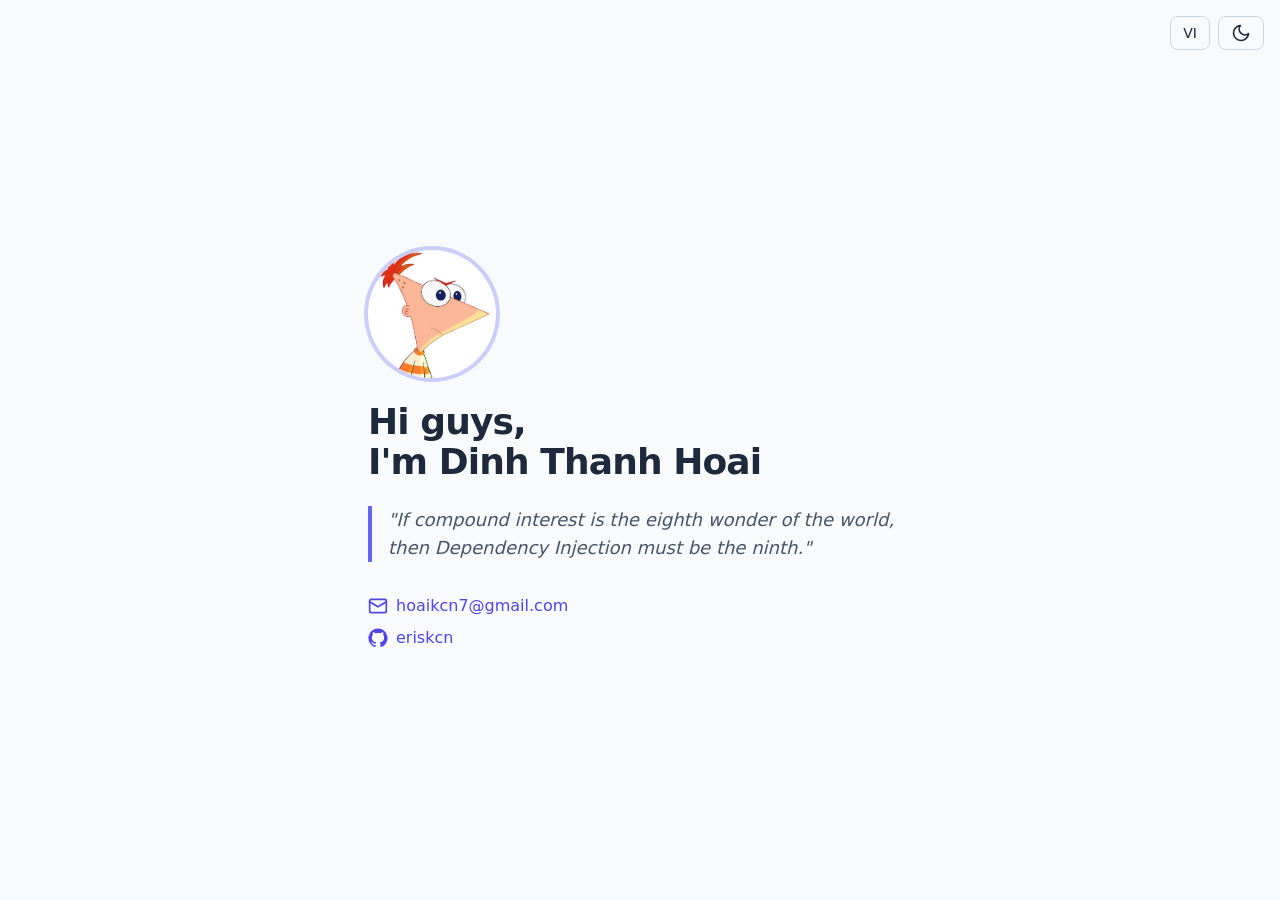
<file: index.html>
<!doctype html>
<html lang="en">
<head>
  <meta charset="utf-8">
  <meta name="viewport" content="width=device-width, initial-scale=1">
  <title>Dinh Thanh Hoai</title>
  <link rel="icon" type="image/png" href="./assets/avatar.png">
  <link rel="stylesheet" href="./assets/tailwind.css">
  <script>
    // localStorage may throw (private mode); fall back to OS preference / English
    const get = (k) => { try { return localStorage.getItem(k); } catch { return null; } };
    const set = (k, v) => { try { localStorage.setItem(k, v); } catch {} };
    const dark = get('theme') ? get('theme') === 'dark' : matchMedia('(prefers-color-scheme: dark)').matches;
    document.documentElement.classList.toggle('dark', dark);
  </script>
</head>
<body class="min-h-screen bg-slate-50 text-slate-800 antialiased dark:bg-slate-900 dark:text-slate-100">
  <div class="fixed top-4 right-4 flex gap-2 text-sm">
    <button id="lang" class="rounded-lg border border-slate-300 px-3 py-1.5 hover:bg-white dark:border-slate-600 dark:hover:bg-slate-800" aria-label="Switch language"></button>
    <button id="theme" class="rounded-lg border border-slate-300 px-3 py-1.5 hover:bg-white dark:border-slate-600 dark:hover:bg-slate-800" aria-label="Toggle dark mode">
      <svg class="h-5 w-5 dark:hidden" viewBox="0 0 24 24" fill="none" stroke="currentColor" stroke-width="2" stroke-linecap="round" stroke-linejoin="round"><path d="M21 12.8A9 9 0 1 1 11.2 3a7 7 0 0 0 9.8 9.8z"/></svg>
      <svg class="hidden h-5 w-5 dark:block" viewBox="0 0 24 24" fill="none" stroke="currentColor" stroke-width="2" stroke-linecap="round" stroke-linejoin="round"><circle cx="12" cy="12" r="4"/><path d="M12 2v2M12 20v2M4.9 4.9l1.4 1.4M17.7 17.7l1.4 1.4M2 12h2M20 12h2M4.9 19.1l1.4-1.4M17.7 6.3l1.4-1.4"/></svg>
    </button>
  </div>

  <main class="min-h-screen max-w-xl mx-auto px-4 flex flex-col justify-center">
    <a id="avatar" href="./pitch-lab/" aria-label="Open Pitch Lab" class="self-start rounded-full">
    <img src="./assets/avatar.png" alt="Dinh Thanh Hoai" class="h-32 w-32 rounded-full bg-white object-cover ring-4 ring-indigo-500/30 transition-transform hover:scale-105">
    </a>
    <h1 class="mt-6 whitespace-pre-line text-4xl font-bold tracking-tight" data-en="Hi guys,&#10;I'm Dinh Thanh Hoai" data-vi="Xin chào, xin chào!&#10;Mình là Đinh Thanh Hoài"></h1>
    <blockquote class="mt-6 border-l-4 border-indigo-500 pl-4 text-lg italic text-slate-600 dark:text-slate-300"
      data-en="&quot;If compound interest is the eighth wonder of the world, then Dependency Injection must be the ninth.&quot;"
      data-vi="&quot;Nếu lãi kép là kỳ quan thứ tám của thế giới, thì Dependency Injection hẳn là kỳ quan thứ chín.&quot;"></blockquote>
    <div class="mt-8 flex flex-col gap-2 text-slate-600 dark:text-slate-300">
      <a class="inline-flex items-center gap-2 text-indigo-600 hover:underline dark:text-indigo-400" href="mailto:hoaikcn7@gmail.com" aria-label="Email">
        <svg class="h-5 w-5" viewBox="0 0 24 24" fill="none" stroke="currentColor" stroke-width="2" stroke-linecap="round" stroke-linejoin="round"><rect x="2" y="4" width="20" height="16" rx="2"/><path d="m22 7-10 6L2 7"/></svg>
        hoaikcn7@gmail.com
      </a>
      <a class="inline-flex items-center gap-2 text-indigo-600 hover:underline dark:text-indigo-400" href="https://github.com/eriskcn" aria-label="GitHub">
        <svg class="h-5 w-5" viewBox="0 0 24 24" fill="currentColor"><path d="M12 .5a11.5 11.5 0 0 0-3.64 22.41c.58.1.79-.25.79-.56v-2c-3.2.7-3.88-1.54-3.88-1.54-.52-1.33-1.28-1.69-1.28-1.69-1.04-.71.08-.7.08-.7 1.15.08 1.76 1.19 1.76 1.19 1.03 1.75 2.69 1.25 3.34.95.1-.74.4-1.25.73-1.54-2.55-.29-5.24-1.28-5.24-5.69 0-1.26.45-2.28 1.19-3.09-.12-.29-.52-1.46.11-3.05 0 0 .97-.31 3.17 1.18a10.9 10.9 0 0 1 5.77 0c2.2-1.49 3.17-1.18 3.17-1.18.63 1.59.23 2.76.11 3.05.74.81 1.19 1.83 1.19 3.09 0 4.42-2.69 5.39-5.25 5.68.41.36.78 1.06.78 2.14v3.17c0 .31.21.67.8.56A11.5 11.5 0 0 0 12 .5z"/></svg>
        eriskcn
      </a>
    </div>
  </main>

  <script>
    const root = document.documentElement;
    const themeBtn = document.getElementById('theme');
    const langBtn = document.getElementById('lang');

    themeBtn.onclick = () => set('theme', root.classList.toggle('dark') ? 'dark' : 'light');

    let lang = get('lang') === 'vi' ? 'vi' : 'en';
    function renderLang() {
      root.lang = lang;
      document.querySelectorAll('[data-en]').forEach((el) => (el.textContent = el.dataset[lang]));
      langBtn.textContent = lang === 'en' ? 'VI' : 'EN'; // shows the language you switch to
    }
    langBtn.onclick = () => { lang = lang === 'en' ? 'vi' : 'en'; set('lang', lang); renderLang(); };

    renderLang();

    // Avatar click: grow a circle from the avatar until it covers the page, then navigate.
    document.getElementById('avatar').onclick = (e) => {
      e.preventDefault();
      if (matchMedia('(prefers-reduced-motion: reduce)').matches) return (location.href = './pitch-lab/');
      const r = e.currentTarget.querySelector('img').getBoundingClientRect();
      const cx = r.left + r.width / 2, cy = r.top + r.height / 2;
      const radius = Math.hypot(Math.max(cx, innerWidth - cx), Math.max(cy, innerHeight - cy));
      const veil = document.createElement('div');
      veil.style.cssText = `position:fixed;inset:0;z-index:50;background:#0b1120;transition:clip-path .6s ease-in;clip-path:circle(${r.width / 2}px at ${cx}px ${cy}px)`;
      document.body.append(veil);
      veil.getBoundingClientRect(); // force reflow so the transition starts
      veil.style.clipPath = `circle(${radius}px at ${cx}px ${cy}px)`;
      setTimeout(() => (location.href = './pitch-lab/'), 600);
    };
  </script>
</body>
</html>
</file>
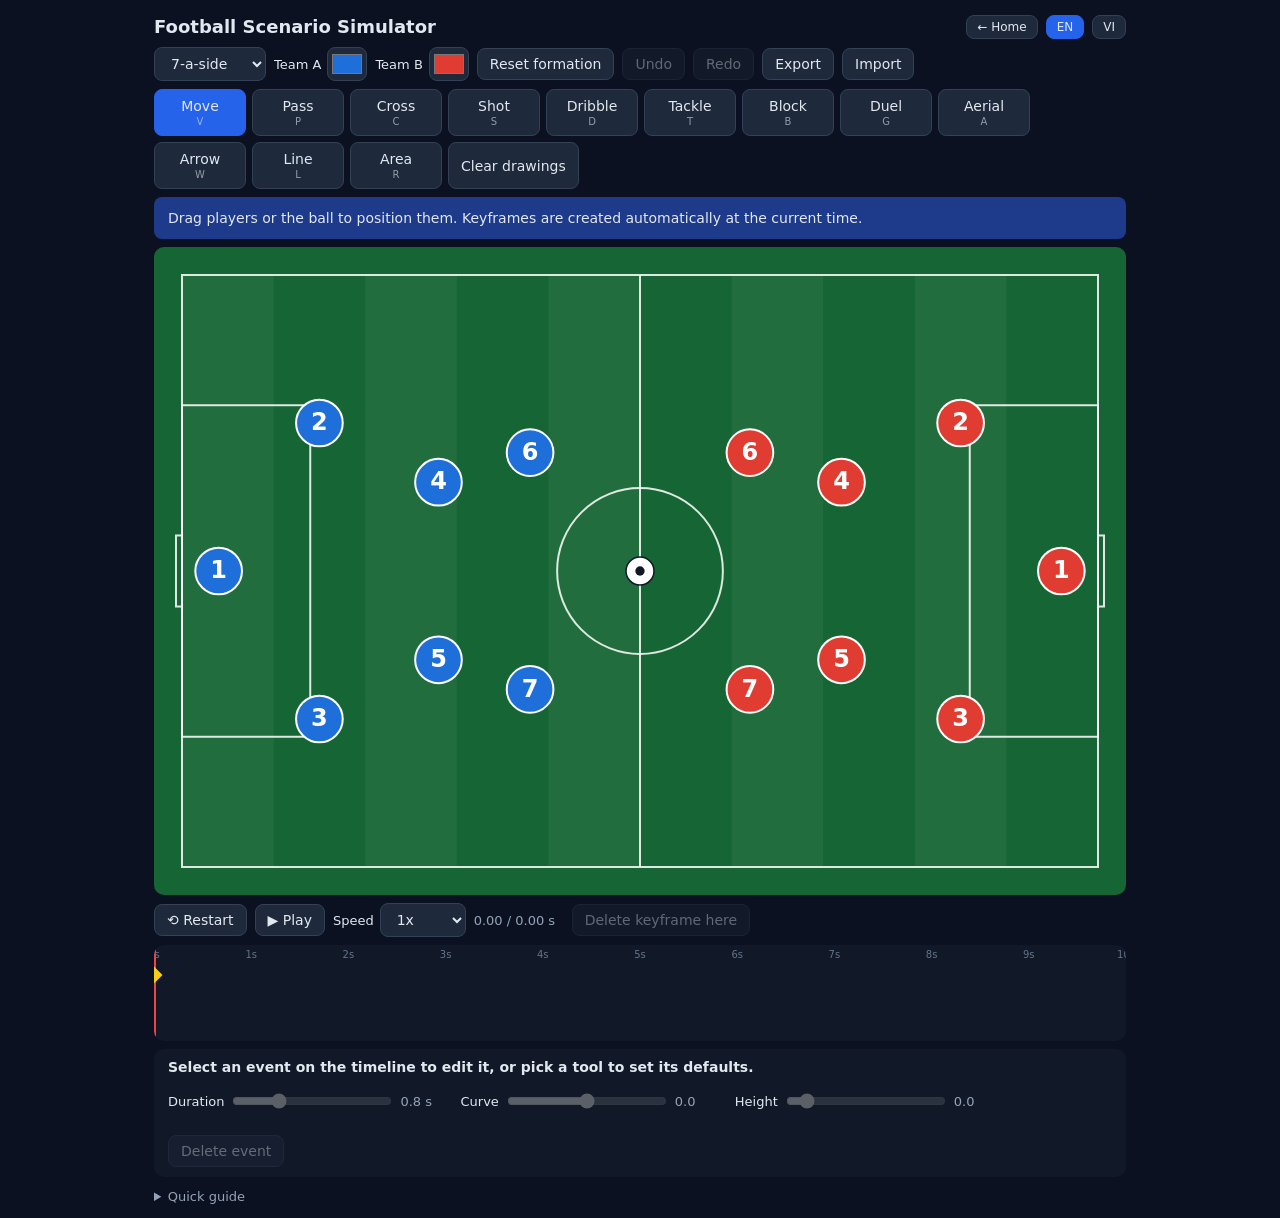
<file: football-replay-poc/index.html>
<!DOCTYPE html>
<html lang="en">
<head>
<meta charset="UTF-8">
<meta name="viewport" content="width=device-width,initial-scale=1">
<title>Football Scenario Simulator</title>
<style>
*{box-sizing:border-box}
body{margin:0;font-family:system-ui,"Segoe UI",Roboto,sans-serif;background:#0b1120;color:#e2e8f0}
.wrap{max-width:1000px;margin:0 auto;padding:14px}
header{display:flex;justify-content:space-between;align-items:center;gap:8px;flex-wrap:wrap}
h1{font-size:18px;margin:2px 0}
.row{display:flex;flex-wrap:wrap;gap:8px;align-items:center;margin:8px 0}
button,select,input{font:inherit;font-size:14px;background:#1e293b;color:#e2e8f0;border:1px solid #334155;border-radius:8px;padding:7px 12px}
button{cursor:pointer}
button:hover{border-color:#64748b}
button:disabled,input:disabled{opacity:.4;cursor:default}
input[type=color]{padding:2px;width:40px;height:34px}
label{display:flex;align-items:center;gap:6px;font-size:13px}
.lang button{padding:4px 10px;font-size:12px}
.back{color:#e2e8f0;text-decoration:none;font-size:12px;padding:4px 10px;border:1px solid #334155;border-radius:8px;background:#1e293b}
.lang button.on{background:#2563eb;border-color:#2563eb}
.tools{display:flex;gap:6px;flex-wrap:wrap}
.tool{display:flex;flex-direction:column;align-items:center;min-width:92px;padding:8px 6px}
.tool small{font-size:10px;opacity:.6;margin-top:2px}
.tool.on{background:#2563eb;border-color:#2563eb}
.status{padding:10px 14px;border-radius:8px;background:#1e3a8a;font-size:14px;min-height:42px;display:flex;align-items:center;margin-top:8px}
canvas{width:100%;display:block;touch-action:none;border-radius:10px;margin-top:8px}
.timeline{position:relative;min-height:96px;background:#111827;border-radius:10px;margin-top:8px;overflow:hidden;cursor:pointer;user-select:none;touch-action:none}
.tick{position:absolute;top:4px;font-size:10px;color:#64748b;transform:translateX(-50%);pointer-events:none}
.kf{position:absolute;top:24px;width:12px;height:12px;background:#facc15;transform:translateX(-50%) rotate(45deg);cursor:pointer}
.evbar{position:absolute;top:46px;height:30px;border-radius:6px;font-size:11px;line-height:30px;padding:0 6px;white-space:nowrap;overflow:hidden;color:#0b1120;font-weight:600;cursor:pointer;min-width:14px}
.evbar.sel{outline:2px solid #fff;outline-offset:1px}
.ph{position:absolute;top:0;bottom:0;width:2px;background:#ef4444;pointer-events:none}
.panel{background:#111827;border-radius:10px;padding:10px 14px;margin-top:8px}
.panel-title{font-size:14px;font-weight:600;margin-bottom:8px}
.controls{display:flex;flex-wrap:wrap;gap:16px;align-items:center}
.controls input[type=range]{width:160px}
.val{font-variant-numeric:tabular-nums;min-width:44px;font-size:13px;color:#94a3b8}
details{margin-top:12px;font-size:13px;color:#94a3b8}
details li{margin:4px 0}
</style>
</head>
<body>
<div class="wrap">
  <header>
    <h1 data-i18n="title"></h1>
    <div class="row lang" style="margin:0">
      <a href="../" class="back" data-i18n="back"></a>
      <button data-lang="en" class="on">EN</button><button data-lang="vi">VI</button>
    </div>
  </header>

  <div class="row">
    <select id="mode">
      <option value="5" data-i18n="mode5"></option>
      <option value="7" selected data-i18n="mode7"></option>
      <option value="11" data-i18n="mode11"></option>
    </select>
    <label><span data-i18n="colA"></span> <input type="color" id="colA" value="#1e6fd9"></label>
    <label><span data-i18n="colB"></span> <input type="color" id="colB" value="#e03c31"></label>
    <button id="reset" data-i18n="reset"></button>
    <button id="undo" data-i18n="undo" disabled></button>
    <button id="redo" data-i18n="redo" disabled></button>
    <button id="export" data-i18n="export"></button>
    <button id="import" data-i18n="import"></button>
    <input type="file" id="importFile" accept=".json,application/json" hidden>
  </div>

  <div class="tools" id="tools">
    <button class="tool on" data-tool="move"><span data-i18n="tool_move"></span><small>V</small></button>
    <button class="tool" data-tool="pass"><span data-i18n="tool_pass"></span><small>P</small></button>
    <button class="tool" data-tool="cross"><span data-i18n="tool_cross"></span><small>C</small></button>
    <button class="tool" data-tool="shot"><span data-i18n="tool_shot"></span><small>S</small></button>
    <button class="tool" data-tool="dribble"><span data-i18n="tool_dribble"></span><small>D</small></button>
    <button class="tool" data-tool="tackle"><span data-i18n="tool_tackle"></span><small>T</small></button>
    <button class="tool" data-tool="block"><span data-i18n="tool_block"></span><small>B</small></button>
    <button class="tool" data-tool="duel"><span data-i18n="tool_duel"></span><small>G</small></button>
    <button class="tool" data-tool="aerial"><span data-i18n="tool_aerial"></span><small>A</small></button>
    <button class="tool" data-tool="arrow"><span data-i18n="tool_arrow"></span><small>W</small></button>
    <button class="tool" data-tool="line"><span data-i18n="tool_line"></span><small>L</small></button>
    <button class="tool" data-tool="area"><span data-i18n="tool_area"></span><small>R</small></button>
    <button id="clearDraw" data-i18n="clearDraw"></button>
  </div>

  <div class="status" id="status"></div>
  <canvas id="pitch"></canvas>

  <div class="row">
    <button id="restart" data-i18n="restart"></button>
    <button id="play" data-i18n="play"></button>
    <label><span data-i18n="speed"></span>
      <select id="speed">
        <option value="0.25">0.25x</option>
        <option value="0.5">0.5x</option>
        <option value="1" selected>1x</option>
        <option value="1.5">1.5x</option>
        <option value="2">2x</option>
      </select>
    </label>
    <span id="time" class="val" style="min-width:90px"></span>
    <button id="kdel" data-i18n="keyDel"></button>
  </div>

  <div class="timeline" id="track">
    <div class="ph" id="ph"></div>
  </div>

  <div class="panel">
    <div class="panel-title" id="ptitle"></div>
    <div class="controls">
      <label><span data-i18n="dur"></span> <input type="range" id="pdur" min="0.2" max="3" step="0.1"> <span class="val" id="pdurv"></span></label>
      <label><span data-i18n="bend"></span> <input type="range" id="pbend" min="-1" max="1" step="0.1"> <span class="val" id="pbendv"></span></label>
      <label><span data-i18n="lift"></span> <input type="range" id="plift" min="0" max="1" step="0.1"> <span class="val" id="pliftv"></span></label>
      <button id="pdel" data-i18n="evDel"></button>
    </div>
  </div>

  <details>
    <summary data-i18n="guide_title"></summary>
    <ol>
      <li data-i18n="g1"></li>
      <li data-i18n="g2"></li>
      <li data-i18n="g3"></li>
      <li data-i18n="g4"></li>
      <li data-i18n="g5"></li>
    </ol>
  </details>
</div>

<script>
const cvs = document.getElementById('pitch');
const ctx = cvs.getContext('2d');
const $ = id => document.getElementById(id);

const PAD = 28;
const ASPECT = {5: 1.8, 7: 1.5, 11: 1.55};
const FORMATIONS = {
  5: [[.04,.5],[.2,.25],[.2,.75],[.33,.5],[.45,.5]],
  7: [[.04,.5],[.15,.25],[.15,.75],[.28,.35],[.28,.65],[.38,.3],[.38,.7]],
  11: [[.04,.5],[.16,.15],[.16,.38],[.16,.62],[.16,.85],[.32,.15],[.3,.38],[.3,.62],[.32,.85],[.44,.38],[.44,.62]]
};
const TYPE_DEFAULTS = {
  pass: {dur: .8, bend: 0, lift: 0},
  cross: {dur: 1.2, bend: 0, lift: .6},
  shot: {dur: .7, bend: 0, lift: .1},
  dribble: {dur: 1, bend: 0, lift: 0},
  tackle: {dur: .4, bend: 0, lift: 0},
  block: {dur: .4, bend: 0, lift: 0},
  duel: {dur: .6, bend: 0, lift: 0},
  aerial: {dur: .8, bend: 0, lift: .8}
};
const TYPE_COLOR = {pass:'#22c55e',cross:'#06b6d4',shot:'#f97316',dribble:'#a855f7',tackle:'#eab308',block:'#e5e7eb',duel:'#f43f5e',aerial:'#3b82f6'};
const FLIGHT = new Set(['pass', 'cross', 'shot']);
const BALL_EV = new Set(['pass', 'cross', 'shot', 'dribble', 'tackle', 'block', 'aerial']);
const CONTACT = new Set(['tackle', 'duel', 'aerial', 'block']);
const KEYS = {v:'move',p:'pass',c:'cross',s:'shot',d:'dribble',t:'tackle',b:'block',g:'duel',a:'aerial',w:'arrow',l:'line',r:'area'};
const SHAPES = new Set(['arrow', 'line']); // two-point drag tools; 'area' is a click-built polygon

const I18N = {
  vi: {
    title: 'Mô phỏng tình huống bóng đá',
    back: '← Trang chủ', confirmLose: 'Thao tác này sẽ xóa kịch bản hiện tại. Tiếp tục?',
    mode5: 'Sân 5 người', mode7: 'Sân 7 người', mode11: 'Sân 11 người',
    colA: 'Đội A', colB: 'Đội B', reset: 'Đặt lại đội hình', undo: 'Hoàn tác', redo: 'Làm lại', export: 'Xuất', import: 'Nhập',
    st_imported: 'Đã nhập kịch bản.', st_importFail: 'Không thể nhập: tệp không hợp lệ.',
    tool_move: 'Di chuyển', tool_pass: 'Chuyền', tool_cross: 'Tạt bóng', tool_shot: 'Sút',
    tool_dribble: 'Rê bóng', tool_tackle: 'Tắc bóng', tool_block: 'Chặn', tool_duel: 'Tranh chấp', tool_aerial: 'Trên không', tool_arrow: 'Mũi tên', tool_line: 'Đường kẻ', tool_area: 'Vùng', clearDraw: 'Xóa nét vẽ',
    st_arrow: 'Mũi tên: kéo trên sân để vẽ. Vẽ được cả khi đang tạm dừng.', st_line: 'Đường kẻ: kéo trên sân để vẽ.', st_area: 'Vùng: nhấn để đặt các điểm; nhấn lại điểm đầu (hoặc nhấn đúp) để khép kín.',
    st_move: 'Kéo cầu thủ hoặc bóng để đặt vị trí. Khung hình được tạo tự động tại thời điểm hiện tại.',
    st_pass: 'Chuyền: nhấn người thực hiện, rồi nhấn người nhận hoặc một khoảng trống.',
    st_cross: 'Tạt bóng: nhấn cầu thủ tạt, rồi nhấn người nhận hoặc một khoảng trống.',
    st_shot: 'Sút: nhấn cầu thủ sút, rồi nhấn một khoảng trống; nhấn lại cầu thủ để sút vào khung thành.',
    st_dribble: 'Rê bóng: nhấn cầu thủ đang rê.',
    st_tackle: 'Tắc bóng: nhấn cầu thủ tắc, rồi nhấn cầu thủ bị tắc.',
    st_block: 'Chặn: nhấn cầu thủ chặn bóng.',
    st_duel: 'Tranh chấp mặt đất: nhấn hai cầu thủ.',
    st_aerial: 'Tranh chấp trên không: nhấn hai cầu thủ. Bóng bổng giữa hai người.',
    st_pickTarget: 'Nhấn một cầu thủ hoặc khoảng trống làm đích. Nhấn lại người thực hiện để hủy (Sút: để sút vào khung thành).',
    st_needPlayer: 'Hãy nhấn vào một cầu thủ.',
    st_added: 'Đã thêm sự kiện. Chọn công cụ khác hoặc nhấn Di chuyển để thoát.',
    st_locked: 'Không thể kéo bóng khi sự kiện bóng đang diễn ra.',
    st_deleted: 'Đã xóa sự kiện.',
    st_noKey: 'Không có khung hình tại thời điểm này.',
    st_keyDeleted: 'Đã xóa khung hình.',
    panel_none: 'Chọn một sự kiện trên thanh thời gian để chỉnh sửa. Hoặc chọn công cụ để đặt thông số mặc định.',
    panel_defaults: 'Mặc định cho',
    dur: 'Thời lượng', bend: 'Độ cong', lift: 'Độ bổng',
    keyDel: 'Xóa khung tại đây', evDel: 'Xóa sự kiện',
    play: '▶ Phát', pause: '❚❚ Tạm dừng', restart: '⟲ Phát lại', speed: 'Tốc độ',
    pass: 'Chuyền', cross: 'Tạt', shot: 'Sút', dribble: 'Rê', tackle: 'Tắc', block: 'Chặn',
    duel: 'Tranh chấp', aerial: 'Trên không', goal: 'Khung thành', space: 'Khoảng trống', ball: 'Bóng',
    guide_title: 'Hướng dẫn nhanh',
    g1: 'Kéo cầu thủ hoặc bóng để đặt vị trí. Mỗi lần kéo tự tạo khung hình tại thời điểm hiện tại.',
    g2: 'Nhấn hoặc kéo thanh thời gian để đổi thời điểm. Nhấn Phát để xem lại toàn bộ.',
    g3: 'Chọn công cụ (hoặc phím tắt V, P, C, S, D, T, B, G, A), rồi nhấn cầu thủ để tạo sự kiện.',
    g4: 'Nhấn thanh sự kiện trên thanh thời gian để chỉnh thời lượng, độ cong và độ bổng.',
    g5: 'Space: phát / dừng · Delete: xóa sự kiện đang chọn · Esc: hủy thao tác và về Di chuyển.'
  },
  en: {
    title: 'Football Scenario Simulator',
    back: '← Home', confirmLose: 'This will discard the current scenario. Continue?',
    mode5: '5-a-side', mode7: '7-a-side', mode11: '11-a-side',
    colA: 'Team A', colB: 'Team B', reset: 'Reset formation', undo: 'Undo', redo: 'Redo', export: 'Export', import: 'Import',
    st_imported: 'Scenario imported.', st_importFail: 'Import failed: invalid file.',
    tool_move: 'Move', tool_pass: 'Pass', tool_cross: 'Cross', tool_shot: 'Shot',
    tool_dribble: 'Dribble', tool_tackle: 'Tackle', tool_block: 'Block', tool_duel: 'Duel', tool_aerial: 'Aerial', tool_arrow: 'Arrow', tool_line: 'Line', tool_area: 'Area', clearDraw: 'Clear drawings',
    st_arrow: 'Arrow: drag on the pitch to draw. Works while paused too.', st_line: 'Line: drag on the pitch to draw.', st_area: 'Area: click to place points; click the first point (or double-click) to close the shape.',
    st_move: 'Drag players or the ball to position them. Keyframes are created automatically at the current time.',
    st_pass: 'Pass: click the passer, then the receiver or an empty spot.',
    st_cross: 'Cross: click the crosser, then the receiver or an empty spot.',
    st_shot: 'Shot: click the shooter, then an empty spot; click the shooter again to shoot at goal.',
    st_dribble: 'Dribble: click the player dribbling.',
    st_tackle: 'Tackle: click the tackler, then the player tackled.',
    st_block: 'Block: click the blocking player.',
    st_duel: 'Ground duel: click both players.',
    st_aerial: 'Aerial duel: click both players. The ball rises between them.',
    st_pickTarget: 'Click a player or an empty spot as the target. Click the actor again to cancel (Shot: to shoot at goal).',
    st_needPlayer: 'Click a player.',
    st_added: 'Event added. Pick another tool, or choose Move to exit.',
    st_locked: 'The ball cannot be dragged while a ball event is active.',
    st_deleted: 'Event deleted.',
    st_noKey: 'No keyframe at this time.',
    st_keyDeleted: 'Keyframe deleted.',
    panel_none: 'Select an event on the timeline to edit it, or pick a tool to set its defaults.',
    panel_defaults: 'Defaults for',
    dur: 'Duration', bend: 'Curve', lift: 'Height',
    keyDel: 'Delete keyframe here', evDel: 'Delete event',
    play: '▶ Play', pause: '❚❚ Pause', restart: '⟲ Restart', speed: 'Speed',
    pass: 'Pass', cross: 'Cross', shot: 'Shot', dribble: 'Dribble', tackle: 'Tackle', block: 'Block',
    duel: 'Duel', aerial: 'Aerial', goal: 'Goal', space: 'Space', ball: 'Ball',
    guide_title: 'Quick guide',
    g1: 'Drag players or the ball to position them. Each drag creates a keyframe at the current time.',
    g2: 'Click or drag the timeline to change time. Press Play to watch the whole sequence.',
    g3: 'Pick a tool (or press V, P, C, S, D, T, B, G, A), then click players to create an event.',
    g4: 'Click an event bar on the timeline to adjust duration, curve and height.',
    g5: 'Space: play / pause · Delete: remove selected event · Esc: cancel and return to Move.'
  }
};

let lang = 'en', mode = '7', tokens = [], kfs = [], events = [], shapes = [], evSeq = 0, drawing = null, poly = null;
let tool = 'move', pendingActor = null, selEvent = null, mpos = null, drag = null, scrubbing = false;
let statusKey = 'st_move', lastL = 0, W = 0, H = 0, R = 12;
const defaults = JSON.parse(JSON.stringify(TYPE_DEFAULTS));
const state = {playing: false, t: 0, speed: 1, last: 0};

const T = k => (I18N[lang][k] ?? k);
const clamp = (v, a, b) => Math.min(b, Math.max(a, v));
const kfEnd = () => (kfs.length ? kfs[kfs.length - 1].t : 0);
const dur = () => Math.max(kfEnd(), ...events.map(e => e.t + e.dur), 0);
const timelineLen = () => Math.max(10, Math.ceil(dur() + 2));
const active = (e, t) => t >= e.t - 1e-9 && t <= e.t + e.dur + 1e-9;
const frac = (e, t) => clamp((t - e.t) / e.dur, 0, 1);
const toPx = p => ({x: PAD + p.x * (W - 2 * PAD), y: PAD + p.y * (H - 2 * PAD)});
const displayPx = tk => {
  const q = toPx(tk);
  return {x: q.x, y: q.y - (tk.z || 0) * H * 0.2};
};
const colorOf = tk => tk.type === 'b' ? '#ffffff' : (tk.team === 0 ? $('colA').value : $('colB').value);
const tokName = id => {
  const tk = tokens[id];
  if (!tk) return '';
  return tk.type === 'b' ? T('ball') : `${tk.team === 0 ? 'A' : 'B'}${tk.num}`;
};
const goalPt = id => ({x: tokens[id].team === 0 ? 1 : 0, y: .5});
// Flight target: 'goal', a free {x,y} point, or a player id.
const tgtPos = (e, t) => e.target === 'goal' ? goalPt(e.actor) : typeof e.target === 'object' ? e.target : interp(t)[e.target];
const tgtLabel = e => e.target === 'goal' ? T('goal') : typeof e.target === 'object' ? T('space') : tokName(e.target);
const ballInActive = () => events.some(e => BALL_EV.has(e.type) && active(e, state.t));

function setStatus(key) {
  statusKey = key;
  $('status').textContent = T(key);
}

function applyI18n() {
  document.documentElement.lang = lang;
  document.title = T('title');
  document.querySelectorAll('[data-i18n]').forEach(el => { el.textContent = T(el.dataset.i18n); });
  document.querySelectorAll('.lang button').forEach(b => b.classList.toggle('on', b.dataset.lang === lang));
  setStatus(statusKey);
  setPlayLabel();
  renderTimeline();
  updateEventPanel();
}

function initial() {
  const pts = [];
  FORMATIONS[mode].forEach(p => pts.push({x: p[0], y: p[1]}));
  FORMATIONS[mode].forEach(p => pts.push({x: 1 - p[0], y: p[1]}));
  pts.push({x: .5, y: .5});
  return pts;
}

function build() {
  const n = FORMATIONS[mode].length;
  const pts = initial();
  tokens = pts.map((p, i) => {
    const isBall = i === pts.length - 1;
    return {
      id: i,
      type: isBall ? 'b' : 'p',
      team: isBall ? -1 : (i < n ? 0 : 1),
      num: isBall ? 0 : (i < n ? i + 1 : i - n + 1),
      x: p.x, y: p.y, z: 0
    };
  });
  kfs = [{t: 0, p: pts}];
  events = [];
  shapes = [];
  selEvent = null;
  pendingActor = null;
  state.playing = false;
  applyTime(0);
  renderTimeline();
  updateEventPanel();
  setPlayLabel();
}

const KEY = 'football-replay:scenario';
let saveTimer = 0;
function scheduleSave() {
  clearTimeout(saveTimer);
  saveTimer = setTimeout(save, 300);
  pushHistory();
}
function save() { try { localStorage.setItem(KEY, JSON.stringify(serialize())); } catch {} }

// Undo/redo: undoStack top = current state.
const undoStack = [], redoStack = [];
let restoring = false;
function pushHistory() {
  if (restoring) return;
  const s = JSON.stringify(serialize());
  if (s === undoStack[undoStack.length - 1]) return;
  undoStack.push(s);
  if (undoStack.length > 100) undoStack.shift();
  redoStack.length = 0;
  updateHistoryButtons();
}
function updateHistoryButtons() {
  $('undo').disabled = undoStack.length < 2;
  $('redo').disabled = !redoStack.length;
}
function stepHistory(from, to) {
  if (from.length < (from === undoStack ? 2 : 1)) return;
  const cur = undoStack[undoStack.length - 1];
  const snap = from === undoStack ? undoStack[undoStack.length - 2] : from[from.length - 1];
  restoring = true;
  try { restore(JSON.parse(snap)); } catch { restoring = false; return; }
  restoring = false;
  if (from === undoStack) { redoStack.push(undoStack.pop()); } else { undoStack.push(redoStack.pop()); }
  clearTimeout(saveTimer);
  save();
  updateHistoryButtons();
}
const undo = () => stepHistory(undoStack, redoStack);
const redo = () => stepHistory(redoStack, undoStack);

// Scenario JSON (v1): {v, mode, colA, colB, kfs:[{t,p:[{x,y}]}], events:[{...event, endKf:index|null}], evSeq}
function serialize() {
  return {
    v: 1, mode, colA: $('colA').value, colB: $('colB').value, evSeq,
    kfs: kfs.map(k => ({t: k.t, p: k.p.map(q => ({x: q.x, y: q.y}))})),
    events: events.map(e => ({...e, endKf: kfs.indexOf(e.endKf)})),
    shapes: JSON.parse(JSON.stringify(shapes))
  };
}

// Throws on invalid input; leaves current state untouched in that case.
function restore(d) {
  const n = FORMATIONS[d && d.mode] ? FORMATIONS[d.mode].length * 2 + 1 : 0;
  const num = v => typeof v === 'number' && isFinite(v);
  const color = v => typeof v === 'string' && /^#[0-9a-f]{6}$/i.test(v);
  if (!d || d.v !== 1 || !n || !color(d.colA) || !color(d.colB) || !num(d.evSeq)) throw new Error('bad scenario');
  if (!Array.isArray(d.kfs) || !d.kfs.length || !Array.isArray(d.events)) throw new Error('bad scenario');
  const k2 = d.kfs.map(k => {
    if (!num(k.t) || !Array.isArray(k.p) || k.p.length !== n || !k.p.every(q => num(q.x) && num(q.y))) throw new Error('bad keyframe');
    return {t: k.t, p: k.p.map(q => ({x: q.x, y: q.y}))};
  });
  const e2 = d.events.map(e => {
    const ok = TYPE_DEFAULTS[e.type] && num(e.t) && num(e.dur) && e.dur > 0 && num(e.bend) && num(e.lift) && num(e.id) &&
      Number.isInteger(e.actor) && e.actor >= 0 && e.actor < n &&
      (e.target === null || e.target === 'goal' || (typeof e.target === 'object' && num(e.target.x) && num(e.target.y)) || (Number.isInteger(e.target) && e.target >= 0 && e.target < n)) &&
      (e.endKf === -1 || k2[e.endKf]);
    if (!ok) throw new Error('bad event');
    return {...e, endKf: e.endKf === -1 ? null : k2[e.endKf]};
  });
  const pt = q => q && num(q.x) && num(q.y);
  const sh = d.shapes === undefined ? [] : d.shapes;
  const shapeOk = h => h && (h.type === 'area' ? Array.isArray(h.pts) && h.pts.length >= 3 && h.pts.every(pt) : SHAPES.has(h.type) && pt(h.a) && pt(h.b));
  if (!Array.isArray(sh) || !sh.every(shapeOk)) throw new Error('bad shape');
  mode = d.mode;
  $('mode').value = mode;
  $('colA').value = d.colA;
  $('colB').value = d.colB;
  resize();
  build();
  kfs = k2;
  events = e2;
  shapes = sh.map(h => h.type === 'area' ? {type: 'area', pts: h.pts.map(q => ({x: q.x, y: q.y}))} : {type: h.type, a: {x: h.a.x, y: h.a.y}, b: {x: h.b.x, y: h.b.y}});
  evSeq = d.evSeq;
  applyTime(0);
  renderTimeline();
  updateEventPanel();
}

function interp(t) {
  const k = kfs;
  if (t <= k[0].t) return k[0].p;
  for (let j = 1; j < k.length; j++) {
    if (t <= k[j].t) {
      const a = k[j - 1], b = k[j];
      const f = (t - a.t) / ((b.t - a.t) || 1);
      return a.p.map((q, i) => ({
        x: q.x + (b.p[i].x - q.x) * f,
        y: q.y + (b.p[i].y - q.y) * f
      }));
    }
  }
  return k[k.length - 1].p;
}

function ensureKey(t) {
  let k = kfs.find(x => Math.abs(x.t - t) < 1e-6);
  if (!k) {
    k = {t, p: interp(t).map(q => ({x: q.x, y: q.y}))};
    kfs.push(k);
    kfs.sort((a, b) => a.t - b.t);
  }
  return k;
}

function arc(A, B, bend, lift, f) {
  const dx = B.x - A.x, dy = B.y - A.y, len = Math.hypot(dx, dy) || 1;
  const nx = -dy / len, ny = dx / len;
  const cx = (A.x + B.x) / 2 + nx * bend * len * 0.35;
  const cy = (A.y + B.y) / 2 + ny * bend * len * 0.35;
  const u = 1 - f;
  return {
    x: u * u * A.x + 2 * u * f * cx + f * f * B.x,
    y: u * u * A.y + 2 * u * f * cy + f * f * B.y,
    z: lift * 4 * f * u
  };
}

function motionDir(e) {
  const A = interp(e.t)[e.actor], B = interp(e.t + e.dur)[e.actor];
  const dx = B.x - A.x, dy = B.y - A.y, len = Math.hypot(dx, dy);
  if (len < 1e-6) return {x: tokens[e.actor].team === 0 ? 1 : -1, y: 0};
  return {x: dx / len, y: dy / len};
}

function ballOfEvent(e, t, P) {
  const endT = e.t + e.dur, ct = Math.min(t, endT), f = frac(e, ct);
  if (FLIGHT.has(e.type)) {
    const A = interp(e.t)[e.actor];
    const B = tgtPos(e, endT);
    return arc(A, B, e.bend, e.lift, f);
  }
  const Pc = (ct === t && P) ? P : interp(ct);
  if (e.type === 'aerial') {
    const A = Pc[e.actor], B = Pc[e.target];
    return {x: (A.x + B.x) / 2, y: (A.y + B.y) / 2, z: e.lift * 4 * f * (1 - f)};
  }
  const A = Pc[e.actor], d = motionDir(e);
  return {x: A.x + d.x * 0.022, y: A.y + d.y * 0.022, z: 0};
}

function ballAt(t, P) {
  for (let i = events.length - 1; i >= 0; i--) {
    const e = events[i];
    if (BALL_EV.has(e.type) && active(e, t)) return ballOfEvent(e, t, P);
  }
  return P[tokens.length - 1];
}

function zOf(id, t) {
  let z = 0;
  for (const e of events) {
    if (e.type !== 'aerial' || !active(e, t)) continue;
    if (e.actor === id || e.target === id) {
      const f = frac(e, t);
      z = Math.max(z, 0.4 * 4 * f * (1 - f));
    }
  }
  return z;
}

function applyTime(t) {
  state.t = t;
  const P = interp(t), bi = tokens.length - 1;
  tokens.forEach((tk, i) => {
    if (i === bi) return;
    tk.x = P[i].x; tk.y = P[i].y; tk.z = zOf(i, t);
  });
  const b = ballAt(t, P);
  tokens[bi].x = b.x; tokens[bi].y = b.y; tokens[bi].z = b.z || 0;
}

function syncEvent(e) {
  const endT = e.t + e.dur;
  ensureKey(e.t);
  let k = (e.endKf && kfs.includes(e.endKf)) ? e.endKf : null;
  if (k && Math.abs(k.t - endT) > 1e-6) {
    if (kfs.some(x => x !== k && Math.abs(x.t - endT) < 1e-6)) k = null;
    else { k.t = endT; kfs.sort((a, b) => a.t - b.t); }
  }
  if (!k) k = ensureKey(endT);
  const B = ballOfEvent(e, endT);
  k.p[tokens.length - 1] = {x: B.x, y: B.y};
  e.endKf = k;
}

function createEvent(type, actor, target) {
  pause();
  const d = defaults[type];
  const e = {
    id: ++evSeq, type, t: state.t, dur: d.dur, bend: d.bend, lift: d.lift,
    actor,
    target: type === 'shot' ? (target || 'goal') : (type === 'dribble' || type === 'block') ? null : target,
    endKf: null
  };
  events.push(e);
  events.sort((a, b) => a.t - b.t);
  syncEvent(e);
  selEvent = e;
  pendingActor = null;
  applyTime(state.t);
  renderTimeline();
  updateEventPanel();
  setStatus('st_added');
  scheduleSave();
}

function deleteEvent() {
  if (!selEvent) return;
  events = events.filter(x => x !== selEvent);
  selEvent = null;
  applyTime(state.t);
  renderTimeline();
  updateEventPanel();
  setStatus('st_deleted');
  scheduleSave();
}

function deleteKeyHere() {
  const i = kfs.findIndex(k => Math.abs(k.t - state.t) < 1e-6 && k.t > 0);
  if (i < 0) return setStatus('st_noKey');
  kfs.splice(i, 1);
  applyTime(state.t);
  renderTimeline();
  setStatus('st_keyDeleted');
  scheduleSave();
}

function setTool(name) {
  tool = name;
  pendingActor = null;
  poly = null;
  document.querySelectorAll('.tool').forEach(b => b.classList.toggle('on', b.dataset.tool === name));
  cvs.style.cursor = name === 'move' ? 'default' : 'crosshair';
  setStatus('st_' + name);
  updateEventPanel();
}

function setPlayLabel() {
  $('play').textContent = state.playing ? T('pause') : T('play');
}

function pause() {
  state.playing = false;
  setPlayLabel();
}

function play() {
  if (dur() <= 0) return;
  if (state.t >= dur()) applyTime(0);
  state.playing = true;
  state.last = performance.now();
  setPlayLabel();
}

function seek(t) {
  pause();
  applyTime(clamp(t, 0, timelineLen()));
}

function selectEvent(e) {
  selEvent = e;
  if (e) seek(e.t);
  renderTimeline();
  updateEventPanel();
}

function updateEventPanel() {
  const e = selEvent;
  const d = e ? e : (tool !== 'move' ? defaults[tool] : null);
  let title = T('panel_none');
  if (e) {
    const tgt = e.target == null ? '' : ' → ' + tgtLabel(e);
    title = `${T(e.type)} · ${tokName(e.actor)}${tgt}`;
  } else if (d) {
    title = `${T('panel_defaults')} ${T(tool)}`;
  }
  $('ptitle').textContent = title;
  const vals = d || {dur: .8, bend: 0, lift: 0};
  $('pdur').value = vals.dur;
  $('pbend').value = vals.bend;
  $('plift').value = vals.lift;
  $('pdurv').textContent = vals.dur.toFixed(1) + ' s';
  $('pbendv').textContent = vals.bend.toFixed(1);
  $('pliftv').textContent = vals.lift.toFixed(1);
  ['pdur', 'pbend', 'plift'].forEach(id => $(id).disabled = !d);
  $('pdel').disabled = !e;
}

function setParam(key, val) {
  const target = selEvent || (tool !== 'move' ? defaults[tool] : null);
  if (!target) return;
  target[key] = val;
  if (selEvent) {
    syncEvent(selEvent);
    applyTime(state.t);
    renderTimeline();
  }
  updateEventPanel();
  scheduleSave();
}

function renderTimeline() {
  const L = timelineLen();
  lastL = L;
  const tr = $('track');
  tr.querySelectorAll('.tick,.kf,.evbar').forEach(n => n.remove());
  for (let s = 0; s <= L; s++) {
    const d = document.createElement('div');
    d.className = 'tick';
    d.style.left = (s / L * 100) + '%';
    d.textContent = s + 's';
    tr.appendChild(d);
  }
  kfs.forEach(k => {
    const d = document.createElement('div');
    d.className = 'kf';
    d.style.left = (k.t / L * 100) + '%';
    d.title = k.t.toFixed(2) + ' s';
    d.addEventListener('pointerdown', ev => { ev.stopPropagation(); seek(k.t); });
    tr.appendChild(d);
  });
  const laneEnd = [];
  const laneOf = new Map();
  [...events].sort((a, b) => a.t - b.t).forEach(e => {
    let l = laneEnd.findIndex(end => end <= e.t + 1e-9);
    if (l < 0) { l = laneEnd.length; laneEnd.push(0); }
    laneEnd[l] = e.t + e.dur;
    laneOf.set(e, l);
  });
  tr.style.height = (56 + Math.max(1, laneEnd.length) * 34) + 'px';
  events.forEach(e => {
    const b = document.createElement('div');
    b.className = 'evbar' + (e === selEvent ? ' sel' : '');
    b.style.top = (46 + laneOf.get(e) * 34) + 'px';
    b.style.left = (e.t / L * 100) + '%';
    b.style.width = Math.max(e.dur / L * 100, 2) + '%';
    b.style.background = TYPE_COLOR[e.type];
    b.textContent = T(e.type);
    b.title = `${T(e.type)} · ${e.t.toFixed(2)} s`;
    b.addEventListener('pointerdown', ev => { ev.stopPropagation(); selectEvent(e); });
    tr.appendChild(b);
  });
}

function scrubTo(e) {
  const r = $('track').getBoundingClientRect();
  const f = clamp((e.clientX - r.left) / r.width, 0, 1);
  applyTime(f * timelineLen());
}

function resize() {
  const dpr = window.devicePixelRatio || 1;
  W = cvs.clientWidth;
  H = W / ASPECT[mode];
  cvs.width = W * dpr;
  cvs.height = H * dpr;
  ctx.setTransform(dpr, 0, 0, dpr, 0, 0);
  R = Math.max(10, W * 0.024);
  draw();
}

function drawField() {
  const x0 = PAD, y0 = PAD, w = W - 2 * PAD, h = H - 2 * PAD;
  ctx.fillStyle = '#166534';
  ctx.fillRect(0, 0, W, H);
  for (let i = 0; i < 10; i += 2) {
    ctx.fillStyle = 'rgba(255,255,255,.05)';
    ctx.fillRect(x0 + i * w / 10, y0, w / 10, h);
  }
  ctx.strokeStyle = 'rgba(255,255,255,.85)';
  ctx.fillStyle = 'rgba(255,255,255,.85)';
  ctx.lineWidth = 2;
  ctx.strokeRect(x0, y0, w, h);
  ctx.beginPath(); ctx.moveTo(x0 + w / 2, y0); ctx.lineTo(x0 + w / 2, y0 + h); ctx.stroke();
  ctx.beginPath(); ctx.arc(x0 + w / 2, y0 + h / 2, h * 0.14, 0, Math.PI * 2); ctx.stroke();
  ctx.beginPath(); ctx.arc(x0 + w / 2, y0 + h / 2, 3, 0, Math.PI * 2); ctx.fill();
  const bw = w * ({5: .12, 7: .14, 11: .16})[mode], bh = h * .56;
  ctx.strokeRect(x0, y0 + (h - bh) / 2, bw, bh);
  ctx.strokeRect(x0 + w - bw, y0 + (h - bh) / 2, bw, bh);
  const gw = h * .12;
  ctx.strokeRect(x0 - 6, y0 + (h - gw) / 2, 6, gw);
  ctx.strokeRect(x0 + w, y0 + (h - gw) / 2, 6, gw);
}

function drawTrajectory(e) {
  const A = interp(e.t)[e.actor];
  const B = tgtPos(e, e.t + e.dur);
  ctx.beginPath();
  for (let k = 0; k <= 40; k++) {
    const p = arc(A, B, e.bend, e.lift, k / 40);
    const q = displayPx({x: p.x, y: p.y, z: p.z});
    k ? ctx.lineTo(q.x, q.y) : ctx.moveTo(q.x, q.y);
  }
  ctx.strokeStyle = e === selEvent ? 'rgba(251,191,36,.9)' : 'rgba(255,255,255,.55)';
  ctx.lineWidth = 2;
  ctx.setLineDash([3, 4]);
  ctx.stroke();
  ctx.setLineDash([]);
}

function ring(p, r, color, width = 2, dashed = false) {
  ctx.beginPath();
  ctx.arc(p.x, p.y, r, 0, Math.PI * 2);
  ctx.strokeStyle = color;
  ctx.lineWidth = width;
  if (dashed) ctx.setLineDash([4, 4]);
  ctx.stroke();
  ctx.setLineDash([]);
}

function drawEffects(P) {
  const t = state.t;
  events.forEach(e => {
    if (!active(e, t) || !CONTACT.has(e.type)) return;
    const f = frac(e, t);
    const A = P[e.actor];
    const B = e.target != null ? P[e.target] : null;
    let c = A;
    if (B) {
      c = {x: (A.x + B.x) / 2, y: (A.y + B.y) / 2};
      const a = toPx(A), b = toPx(B);
      ctx.beginPath(); ctx.moveTo(a.x, a.y); ctx.lineTo(b.x, b.y);
      ctx.strokeStyle = 'rgba(251,191,36,.7)'; ctx.lineWidth = 2; ctx.stroke();
    }
    ring(toPx(c), R * (1 + 2 * f), `rgba(251,191,36,${1 - f})`, 3);
  });
}

function drawBanner(e, row) {
  const tgt = e.target == null ? '' : ' → ' + tgtLabel(e);
  const txt = `${T(e.type)} · ${tokName(e.actor)}${tgt}`;
  ctx.font = '12px system-ui, sans-serif';
  const w = ctx.measureText(txt).width + 12;
  const y = 6 + row * 20;
  ctx.fillStyle = 'rgba(15,23,42,.85)';
  ctx.fillRect(PAD, y, w, 18);
  ctx.fillStyle = '#ffffff';
  ctx.textAlign = 'left';
  ctx.textBaseline = 'middle';
  ctx.fillText(txt, PAD + 6, y + 9);
}

function drawPlayer(tk) {
  const z = tk.z || 0;
  if (z > 0) {
    const q = toPx(tk);
    ctx.beginPath();
    ctx.ellipse(q.x, q.y, R * 0.9, R * 0.4, 0, 0, Math.PI * 2);
    ctx.fillStyle = 'rgba(0,0,0,.3)';
    ctx.fill();
  }
  const p = displayPx(tk);
  ctx.beginPath();
  ctx.arc(p.x, p.y, R, 0, Math.PI * 2);
  ctx.fillStyle = colorOf(tk);
  ctx.fill();
  ctx.strokeStyle = '#ffffff';
  ctx.lineWidth = 2;
  ctx.stroke();
  ctx.fillStyle = '#ffffff';
  ctx.font = `bold ${Math.round(R * 1.05)}px system-ui, sans-serif`;
  ctx.textAlign = 'center';
  ctx.textBaseline = 'middle';
  ctx.fillText(String(tk.num), p.x, p.y + 1);
}

function drawBall(tk) {
  const z = tk.z || 0;
  const q = toPx(tk);
  ctx.beginPath();
  ctx.ellipse(q.x, q.y, R * 0.6 * (1 - Math.min(z, .8) * .4), R * 0.25, 0, 0, Math.PI * 2);
  ctx.fillStyle = `rgba(0,0,0,${z > 0 ? .25 : .35})`;
  ctx.fill();
  const p = displayPx(tk);
  ctx.beginPath();
  ctx.arc(p.x, p.y, R * 0.6, 0, Math.PI * 2);
  ctx.fillStyle = '#ffffff';
  ctx.fill();
  ctx.strokeStyle = '#111827';
  ctx.lineWidth = 1.5;
  ctx.stroke();
  ctx.beginPath();
  ctx.arc(p.x, p.y, R * 0.2, 0, Math.PI * 2);
  ctx.fillStyle = '#111827';
  ctx.fill();
}

function drawShape(h) {
  ctx.save();
  ctx.strokeStyle = ctx.fillStyle = '#facc15';
  ctx.lineWidth = 3;
  if (h.type === 'area') {
    ctx.beginPath();
    h.pts.forEach((q, i) => { const c = toPx(q); i ? ctx.lineTo(c.x, c.y) : ctx.moveTo(c.x, c.y); });
    ctx.closePath();
    ctx.globalAlpha = .25;
    ctx.fill();
    ctx.globalAlpha = 1;
    ctx.setLineDash([6, 4]);
    ctx.stroke();
  } else {
    const a = toPx(h.a), b = toPx(h.b);
    ctx.beginPath(); ctx.moveTo(a.x, a.y); ctx.lineTo(b.x, b.y); ctx.stroke();
    if (h.type === 'arrow') {
      const ang = Math.atan2(b.y - a.y, b.x - a.x), L = 14;
      ctx.beginPath();
      ctx.moveTo(b.x, b.y);
      ctx.lineTo(b.x - L * Math.cos(ang - .45), b.y - L * Math.sin(ang - .45));
      ctx.lineTo(b.x - L * Math.cos(ang + .45), b.y - L * Math.sin(ang + .45));
      ctx.closePath(); ctx.fill();
    }
  }
  ctx.restore();
}

function drawPoly() {
  ctx.save();
  ctx.strokeStyle = '#facc15';
  ctx.lineWidth = 3;
  ctx.setLineDash([6, 4]);
  ctx.beginPath();
  poly.forEach((q, i) => { const c = toPx(q); i ? ctx.lineTo(c.x, c.y) : ctx.moveTo(c.x, c.y); });
  if (mpos) ctx.lineTo(mpos.x, mpos.y);
  ctx.stroke();
  ctx.restore();
  ring(toPx(poly[0]), 7, '#facc15', 2);
}

function draw() {
  const P = interp(state.t);
  ctx.clearRect(0, 0, W, H);
  drawField();
  shapes.forEach(drawShape);
  if (drawing) drawShape(drawing);
  if (poly) drawPoly();

  if (kfs.length > 1) {
    tokens.forEach(tk => {
      ctx.beginPath();
      kfs.forEach((k, j) => {
        const q = toPx(k.p[tk.id]);
        j ? ctx.lineTo(q.x, q.y) : ctx.moveTo(q.x, q.y);
      });
      ctx.strokeStyle = tk.type === 'b' ? 'rgba(255,255,255,.5)' : colorOf(tk) + '99';
      ctx.lineWidth = 2;
      ctx.setLineDash([6, 4]);
      ctx.stroke();
      ctx.setLineDash([]);
    });
  }

  events.forEach(e => {
    if (FLIGHT.has(e.type) && (e === selEvent || active(e, state.t))) drawTrajectory(e);
  });
  drawEffects(P);

  if (selEvent) {
    ring(displayPx(tokens[selEvent.actor]), R * 1.5, '#fbbf24', 2, true);
    if (selEvent.target != null && selEvent.target !== 'goal') {
      ring(typeof selEvent.target === 'object' ? toPx(selEvent.target) : displayPx(tokens[selEvent.target]), R * 1.5, '#fbbf24', 2, true);
    }
  }

  if (pendingActor !== null) {
    const a = displayPx(tokens[pendingActor]);
    ring(a, R * 1.6, '#22d3ee', 3);
    if (mpos) {
      ctx.beginPath(); ctx.moveTo(a.x, a.y); ctx.lineTo(mpos.x, mpos.y);
      ctx.strokeStyle = 'rgba(34,211,238,.8)'; ctx.lineWidth = 2; ctx.setLineDash([5, 4]); ctx.stroke(); ctx.setLineDash([]);
    }
  }

  tokens.forEach(tk => tk.type === 'b' ? drawBall(tk) : drawPlayer(tk));

  let row = 0;
  events.forEach(e => { if (active(e, state.t)) drawBanner(e, row++); });
}

function updateTL() {
  const L = timelineLen();
  $('ph').style.left = (state.t / L * 100) + '%';
  $('time').textContent = `${state.t.toFixed(2)} / ${dur().toFixed(2)} s`;
  $('kdel').disabled = !kfs.some(k => Math.abs(k.t - state.t) < 1e-6 && k.t > 0);
}

function loop() {
  const n = performance.now();
  const dt = (n - state.last) / 1000;
  state.last = n;
  if (state.playing) {
    const d = dur();
    const t = Math.min(d, state.t + dt * state.speed);
    applyTime(t);
    if (t >= d) pause();
  }
  if (timelineLen() !== lastL) renderTimeline();
  draw();
  updateTL();
  requestAnimationFrame(loop);
}

function normPx(pt) {
  return {x: clamp((pt.x - PAD) / (W - 2 * PAD), 0, 1), y: clamp((pt.y - PAD) / (H - 2 * PAD), 0, 1)};
}

function localPx(e) {
  const r = cvs.getBoundingClientRect();
  return {x: e.clientX - r.left, y: e.clientY - r.top};
}

function hit(pt) {
  for (let i = tokens.length - 1; i >= 0; i--) {
    const p = displayPx(tokens[i]);
    if (Math.hypot(pt.x - p.x, pt.y - p.y) < R * 1.2) return tokens[i];
  }
  return null;
}

cvs.addEventListener('pointerdown', e => {
  pause();
  const pt = localPx(e), tk = hit(pt);

  if (tool === 'area') {
    const n = normPx(pt), px = q => Math.hypot((q.x - n.x) * W, (q.y - n.y) * H);
    if (!poly) { poly = [n]; return; }
    if (poly.length >= 3 && px(poly[0]) < 12 || px(poly[poly.length - 1]) < 6) {
      if (poly.length >= 3) { shapes.push({type: 'area', pts: poly}); scheduleSave(); poly = null; }
      return;
    }
    poly.push(n);
    return;
  }

  if (SHAPES.has(tool)) {
    cvs.setPointerCapture(e.pointerId);
    const n = normPx(pt);
    drawing = {type: tool, a: n, b: n, pid: e.pointerId};
    return;
  }

  if (tool === 'move') {
    if (!tk) { selEvent = null; renderTimeline(); updateEventPanel(); return; }
    if (tk.type === 'b' && ballInActive()) { setStatus('st_locked'); return; }
    cvs.setPointerCapture(e.pointerId);
    drag = {id: tk.id, pid: e.pointerId, kf: null};
    return;
  }

  if (FLIGHT.has(tool) && pendingActor !== null && (!tk || tk.type !== 'p')) {
    createEvent(tool, pendingActor, normPx(pt));
    return;
  }
  if (!tk || tk.type !== 'p') {
    pendingActor = null;
    setStatus('st_needPlayer');
    return;
  }
  if (tool === 'dribble' || tool === 'block') {
    createEvent(tool, tk.id, null);
    return;
  }
  if (pendingActor === null) {
    pendingActor = tk.id;
    setStatus('st_pickTarget');
    return;
  }
  if (tk.id === pendingActor && tool === 'shot') {
    createEvent('shot', pendingActor, 'goal');
    return;
  }
  if (tk.id === pendingActor) {
    pendingActor = null;
    setStatus('st_' + tool);
    return;
  }
  createEvent(tool, pendingActor, tk.id);
});

cvs.addEventListener('pointermove', e => {
  mpos = localPx(e);
  if (drawing && e.pointerId === drawing.pid) { drawing.b = normPx(mpos); return; }
  if (!drag || e.pointerId !== drag.pid) return;
  const pt = localPx(e);
  const x = clamp((pt.x - PAD) / (W - 2 * PAD), 0, 1);
  const y = clamp((pt.y - PAD) / (H - 2 * PAD), 0, 1);
  if (!drag.kf) drag.kf = ensureKey(state.t);
  drag.kf.p[drag.id] = {x, y};
  events.forEach(syncEvent);
  applyTime(state.t);
});

cvs.addEventListener('pointerleave', () => { mpos = null; });

function endDrag(e) {
  if (drawing && e.pointerId === drawing.pid) {
    const {a, b} = drawing, type = drawing.type;
    drawing = null;
    if (Math.hypot((b.x - a.x) * W, (b.y - a.y) * H) > 6) {
      shapes.push({type, a, b});
      scheduleSave();
    }
    return;
  }
  if (drag && e.pointerId === drag.pid) { drag = null; scheduleSave(); }
}
cvs.addEventListener('pointerup', endDrag);
cvs.addEventListener('pointercancel', endDrag);

const track = $('track');
track.addEventListener('pointerdown', e => {
  pause();
  scrubbing = true;
  track.setPointerCapture(e.pointerId);
  scrubTo(e);
});
track.addEventListener('pointermove', e => { if (scrubbing) scrubTo(e); });
track.addEventListener('pointerup', () => { scrubbing = false; });
track.addEventListener('pointercancel', () => { scrubbing = false; });

$('play').addEventListener('click', () => state.playing ? pause() : play());
$('restart').addEventListener('click', () => { seek(0); play(); });
$('speed').addEventListener('change', e => state.speed = +e.target.value);
$('kdel').addEventListener('click', deleteKeyHere);
$('pdel').addEventListener('click', deleteEvent);
$('pdur').addEventListener('input', e => setParam('dur', Math.max(0.2, +e.target.value)));
$('pbend').addEventListener('input', e => setParam('bend', +e.target.value));
$('plift').addEventListener('input', e => setParam('lift', +e.target.value));
const okToLose = () => (!events.length && !shapes.length && kfs.length <= 1) || confirm(T('confirmLose'));
$('clearDraw').addEventListener('click', () => { if (!shapes.length) return; shapes = []; draw(); scheduleSave(); });
$('reset').addEventListener('click', () => { if (!okToLose()) return; build(); scheduleSave(); });
$('export').addEventListener('click', () => {
  const a = document.createElement('a');
  a.href = URL.createObjectURL(new Blob([JSON.stringify(serialize())], {type: 'application/json'}));
  a.download = 'scenario.json';
  a.click();
  URL.revokeObjectURL(a.href);
});
$('import').addEventListener('click', () => $('importFile').click());
$('importFile').addEventListener('change', async e => {
  const f = e.target.files[0];
  e.target.value = '';
  if (!f) return;
  try { restore(JSON.parse(await f.text())); setStatus('st_imported'); scheduleSave(); }
  catch { setStatus('st_importFail'); }
});
$('mode').addEventListener('change', e => {
  if (!okToLose()) { e.target.value = mode; return; }
  mode = e.target.value;
  resize();
  build();
  scheduleSave();
});
$('colA').addEventListener('input', () => { draw(); scheduleSave(); });
$('colB').addEventListener('input', () => { draw(); scheduleSave(); });

document.querySelectorAll('.tool').forEach(b => {
  b.addEventListener('click', () => setTool(b.dataset.tool));
});

document.querySelectorAll('.lang button').forEach(b => {
  b.addEventListener('click', () => {
    lang = b.dataset.lang;
    applyI18n();
    draw();
  });
});

window.addEventListener('resize', resize);
window.addEventListener('keydown', e => {
  if (['INPUT', 'SELECT', 'TEXTAREA'].includes(e.target.tagName) && e.target.type !== 'range') return;
  if ((e.ctrlKey || e.metaKey) && !e.altKey) {
    const z = e.key.toLowerCase();
    if (z === 'z' || z === 'y') {
      e.preventDefault();
      (z === 'y' || e.shiftKey ? redo : undo)();
      return;
    }
  }
  if (e.code === 'Space') {
    e.preventDefault();
    state.playing ? pause() : play();
    return;
  }
  if (e.key === 'Escape') {
    pendingActor = null;
    selEvent = null;
    setTool('move');
    renderTimeline();
    return;
  }
  if (e.key === 'Delete' || e.key === 'Backspace') {
    if (selEvent) { e.preventDefault(); deleteEvent(); }
    return;
  }
  const k = e.key.toLowerCase();
  if (KEYS[k] && !e.ctrlKey && !e.metaKey && !e.altKey) setTool(KEYS[k]);
});

state.speed = +$('speed').value;
applyI18n();
build();
setTool('move');
try { restore(JSON.parse(localStorage.getItem(KEY))); } catch {}
resize();
pushHistory();
$('undo').addEventListener('click', undo);
$('redo').addEventListener('click', redo);
requestAnimationFrame(loop);
</script>
</body>
</html>
</file>
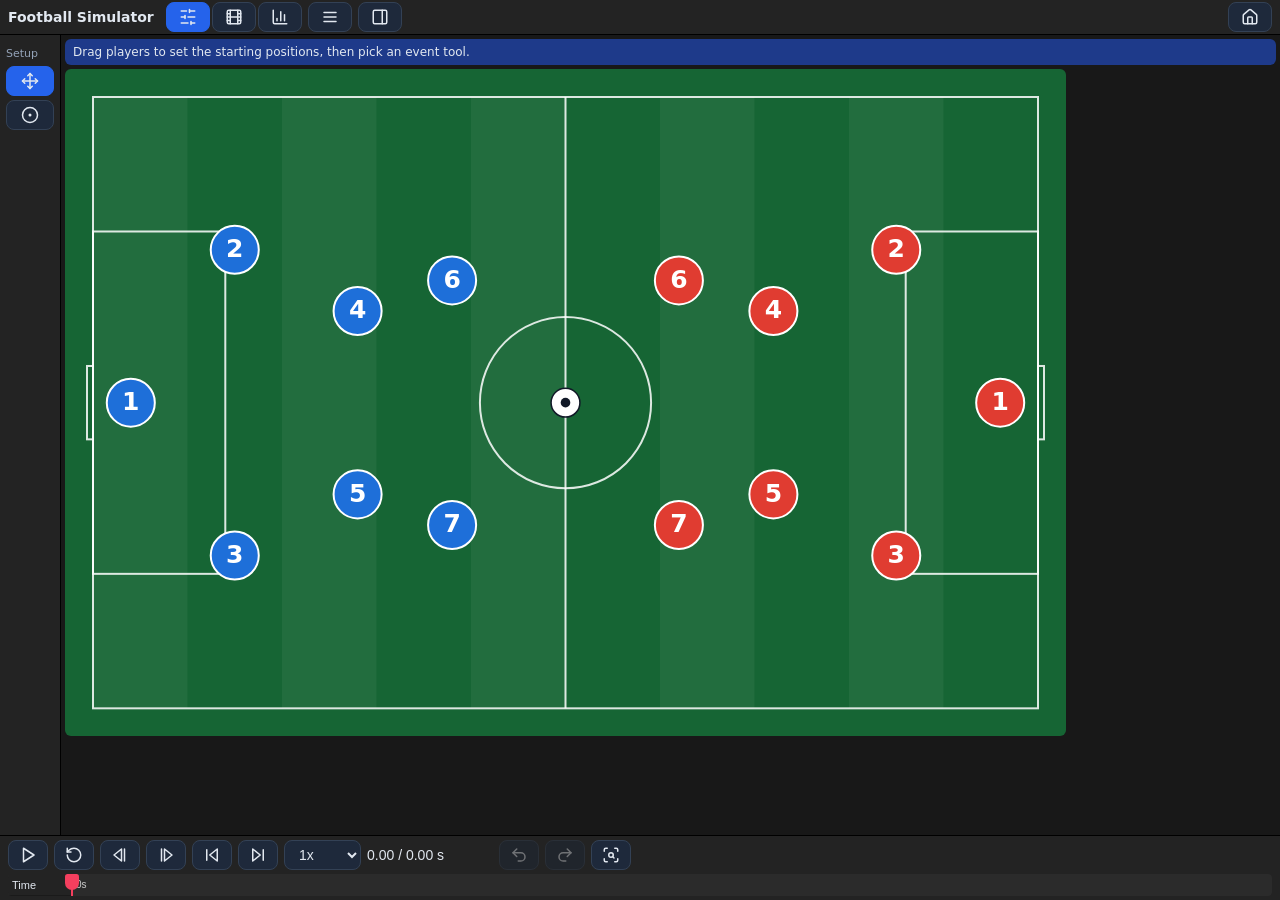
<file: football-replay/index.html>
<!doctype html>
<html lang="en">
<head>
<meta charset="utf-8">
<meta name="viewport" content="width=device-width,initial-scale=1">
<title>Football Scenario Simulator</title>
<style>
*{box-sizing:border-box}
body{margin:0;height:100dvh;overflow:hidden;font-family:system-ui,"Segoe UI",Roboto,sans-serif;background:#1a1a1a;color:#e2e8f0}
button,select,input[type=checkbox],a.back,summary{min-height:44px}
button,a.back,summary{min-width:44px;display:inline-flex;align-items:center;justify-content:center;font:inherit;font-size:13px;background:#1e293b;color:#e2e8f0;border:1px solid #334155;border-radius:8px;padding:4px 10px;cursor:pointer;text-decoration:none;list-style:none}
summary::-webkit-details-marker{display:none}
button:hover,summary:hover{border-color:#64748b}
button.tool.on,button[aria-pressed=true]{background:#2563eb;border-color:#2563eb}
select{font:inherit;font-size:13px;background:#1e293b;color:#e2e8f0;border:1px solid #334155;border-radius:8px;padding:4px 8px}
label{font-size:13px;display:flex;align-items:center;gap:4px;min-height:44px}
input[type=checkbox]{min-width:24px}
:focus-visible{outline:3px solid #fbbf24;outline-offset:2px}
.wrap{height:100dvh;display:grid;gap:1px;background:#000;grid-template-columns:var(--tools-w) minmax(0,1fr);grid-template-rows:auto minmax(0,1fr) auto;grid-template-areas:"head head" "tools view" "time time"}
header{grid-area:head;display:flex;align-items:center;gap:6px;padding:2px 8px;background:#232323;min-width:0}
h1{font-size:14px;margin:0 6px 0 0;white-space:nowrap}
.tb-phases{display:flex;gap:2px;order:1}
.tb-phases .tb-group{display:none}
.tb-menu-wrap{order:2}
.tb-menu{position:fixed;top:52px;left:8px;z-index:20;display:flex;flex-wrap:wrap;gap:6px;align-items:center;width:min(560px,calc(100vw - 16px));padding:8px;background:#232323;border:1px solid #000;box-shadow:0 8px 24px #000a}
#btn-props{order:3}
a.back{order:9;margin-left:auto}
.tb-group{font-size:11px;color:#94a3b8;margin:6px 0 2px}
#toolbar{display:contents}
.tb-tools{grid-area:tools;display:flex;flex-direction:column;gap:4px;padding:6px;background:#232323;overflow:auto}
.tb-wrap{display:contents}.tb-wrap[hidden]{display:none}
.tb-tools button{width:100%}
*{scrollbar-width:none}*::-webkit-scrollbar{display:none}
:root{--tools-w:60px}.lbl{display:none}.ic{flex:none}
@media (pointer:coarse){:root{--tools-w:112px}.lbl{display:inline;margin-left:6px}}
#viewer{display:block;grid-area:view;overflow:auto;padding:4px;background:#181818;min-width:0}
#viewer canvas{display:block;margin-top:4px;touch-action:none;border-radius:6px;width:min(100%,calc((100dvh - 175px) * 1.4))}
#status{padding:2px 8px;border-radius:6px;background:#1e3a8a;font-size:12px;min-height:26px;display:flex;align-items:center}
#timeline{grid-area:time;background:#232323;padding:4px 8px}
#timeline .tl-panel{display:grid;grid-template-columns:max-content minmax(0,1fr);gap:4px 8px;align-items:center}
#timeline .tl-panel>:nth-child(1){overflow-x:auto;flex-wrap:nowrap;max-width:60vw}
#timeline .tl-panel>:nth-child(1){scrollbar-width:none}
#timeline .tl-panel>:nth-child(1)>*{flex:none}
#timeline .tl-panel>:nth-child(2){grid-column:1/-1}
#props{position:fixed;top:52px;right:0;bottom:0;z-index:10;width:min(340px,75vw);padding:8px;background:#232323;overflow:auto;font-size:13px;box-shadow:-8px 0 24px #000a;transform:translateX(100%);visibility:hidden}
body.props-open #props{transform:none;visibility:visible}
#props>div:not(:empty){padding:6px 2px;border-bottom:1px solid #000}
#rotate{display:none}
#btn-tl{display:none}
@media (orientation:landscape) and (min-aspect-ratio:8/5){
.wrap{grid-template-columns:var(--tools-w) minmax(0,1fr) clamp(240px,30vw,340px);grid-template-areas:"head head head" "tools view props" "time time time"}
#props{position:static;grid-area:props;width:auto;transform:none;visibility:visible;box-shadow:none}
#btn-props{display:none}
}
@media (orientation:landscape) and (max-height:480px){
.wrap{grid-template-columns:var(--tools-w) minmax(0,1fr);grid-template-areas:"head head" "tools view" "time time"}
#props{position:fixed;grid-area:auto;width:min(340px,75vw);transform:translateX(100%);visibility:hidden;box-shadow:-8px 0 24px #000a}
body.props-open #props{transform:none;visibility:visible}
#btn-props{display:inline-flex}
button,select,input[type=checkbox],a.back,summary,label{min-height:32px}
header{padding:0 8px}
#props,.tb-menu{top:34px}
#timeline{padding:2px 8px}
#timeline .tl-panel button,#timeline .tl-panel select{min-height:32px}
#timeline .tl-panel{gap:2px 8px}
#viewer{padding:2px}
#viewer canvas{margin-top:2px;width:min(100%,calc((100dvh - 40px) * 1.5))}
/* timeline overlays the pitch bottom, status floats as a toast: pitch gets the full height (#44) */
#timeline{grid-area:view;align-self:end;z-index:5;background:#232323d9;max-height:50dvh;overflow:auto}
#timeline .tl-track{display:none}
body.tl-open #timeline .tl-track{display:block}
#status{position:fixed;top:36px;left:116px;z-index:4;max-width:50vw;min-height:0;font-size:11px;background:#1e3a8ae6;pointer-events:none}
#status:empty{display:none}
#btn-tl{display:inline-flex;order:3}
}
@media (pointer:fine){
button,select,input[type=checkbox],a.back,summary,label{min-height:30px}
#timeline .tl-panel button,#timeline .tl-panel select{min-height:30px;min-width:30px}
#props .ee-panel :is(button,select,input),#props .ap-panel :is(button,input){min-height:30px;min-width:30px}
#props,.tb-menu{top:40px}
}
@media (pointer:fine) and (min-height:481px){
#viewer canvas{width:min(100%,calc((100dvh - 185px) * 1.4))}
}
/* portrait phones: pitch first, tools as a bottom bar, timeline last (#14) */
@media (orientation:portrait) and (max-width:700px){
.wrap{grid-template-columns:minmax(0,1fr);grid-template-rows:auto minmax(0,1fr) auto auto;grid-template-areas:"head" "view" "tools" "time"}
header{flex-wrap:wrap}
#viewer canvas{width:100%}
.tb-tools{flex-direction:row;overflow-x:auto;overflow-y:hidden}
.tb-wrap{display:flex;gap:4px;flex:none;align-items:center}.tb-wrap[hidden]{display:none}
.tb-tools button{width:auto;flex:none}
}
</style>
</head>
<body>
<div class="wrap">
  <header>
    <h1>Football Simulator</h1>
    <button id="btn-props" type="button" aria-controls="props" aria-expanded="false">Panels</button>
    <a class="back" href="../">← Home</a>
  </header>
  <div id="toolbar" role="toolbar" aria-label="Tools"></div>
  <main id="viewer">
    <div id="status" role="status" aria-live="polite"></div>
    <canvas id="pitch" role="img" aria-label="Football pitch with players and ball. Use the status line and panels for the current state."></canvas>
  </main>
  <div id="timeline"></div>
  <aside id="props" aria-label="Properties">
    <div id="flow"></div>
    <div id="setup"></div>
    <div id="editor"></div>
    <div id="annotations"></div>
    <div id="analysis"></div>
  </aside>
</div>
<div id="rotate" role="alert">Rotate your phone to landscape to use the simulator.</div>
<script type="module" src="./ui/app.js"></script>
<script type="module" src="./ui/layout.js"></script>
</body>
</html>
</file>
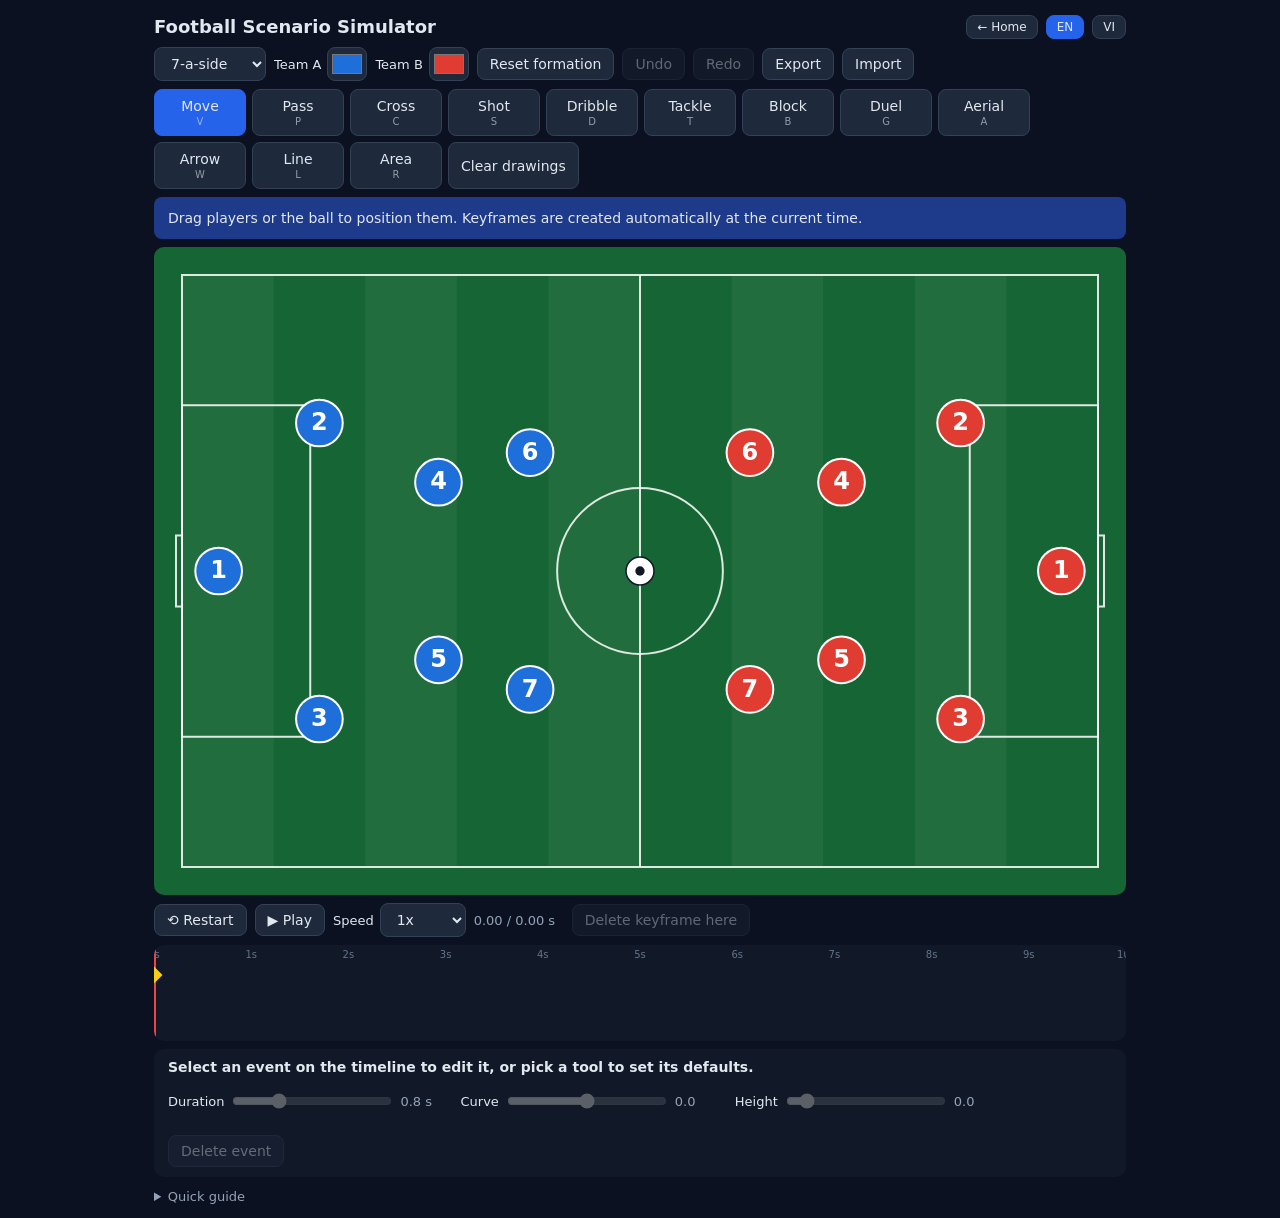
<file: pitch-lab-poc/index.html>
<!DOCTYPE html>
<html lang="en">
<head>
<meta charset="UTF-8">
<meta name="viewport" content="width=device-width,initial-scale=1">
<title>Football Scenario Simulator</title>
<style>
*{box-sizing:border-box}
body{margin:0;font-family:system-ui,"Segoe UI",Roboto,sans-serif;background:#0b1120;color:#e2e8f0}
.wrap{max-width:1000px;margin:0 auto;padding:14px}
header{display:flex;justify-content:space-between;align-items:center;gap:8px;flex-wrap:wrap}
h1{font-size:18px;margin:2px 0}
.row{display:flex;flex-wrap:wrap;gap:8px;align-items:center;margin:8px 0}
button,select,input{font:inherit;font-size:14px;background:#1e293b;color:#e2e8f0;border:1px solid #334155;border-radius:8px;padding:7px 12px}
button{cursor:pointer}
button:hover{border-color:#64748b}
button:disabled,input:disabled{opacity:.4;cursor:default}
input[type=color]{padding:2px;width:40px;height:34px}
label{display:flex;align-items:center;gap:6px;font-size:13px}
.lang button{padding:4px 10px;font-size:12px}
.back{color:#e2e8f0;text-decoration:none;font-size:12px;padding:4px 10px;border:1px solid #334155;border-radius:8px;background:#1e293b}
.lang button.on{background:#2563eb;border-color:#2563eb}
.tools{display:flex;gap:6px;flex-wrap:wrap}
.tool{display:flex;flex-direction:column;align-items:center;min-width:92px;padding:8px 6px}
.tool small{font-size:10px;opacity:.6;margin-top:2px}
.tool.on{background:#2563eb;border-color:#2563eb}
.status{padding:10px 14px;border-radius:8px;background:#1e3a8a;font-size:14px;min-height:42px;display:flex;align-items:center;margin-top:8px}
canvas{width:100%;display:block;touch-action:none;border-radius:10px;margin-top:8px}
.timeline{position:relative;min-height:96px;background:#111827;border-radius:10px;margin-top:8px;overflow:hidden;cursor:pointer;user-select:none;touch-action:none}
.tick{position:absolute;top:4px;font-size:10px;color:#64748b;transform:translateX(-50%);pointer-events:none}
.kf{position:absolute;top:24px;width:12px;height:12px;background:#facc15;transform:translateX(-50%) rotate(45deg);cursor:pointer}
.evbar{position:absolute;top:46px;height:30px;border-radius:6px;font-size:11px;line-height:30px;padding:0 6px;white-space:nowrap;overflow:hidden;color:#0b1120;font-weight:600;cursor:pointer;min-width:14px}
.evbar.sel{outline:2px solid #fff;outline-offset:1px}
.ph{position:absolute;top:0;bottom:0;width:2px;background:#ef4444;pointer-events:none}
.panel{background:#111827;border-radius:10px;padding:10px 14px;margin-top:8px}
.panel-title{font-size:14px;font-weight:600;margin-bottom:8px}
.controls{display:flex;flex-wrap:wrap;gap:16px;align-items:center}
.controls input[type=range]{width:160px}
.val{font-variant-numeric:tabular-nums;min-width:44px;font-size:13px;color:#94a3b8}
details{margin-top:12px;font-size:13px;color:#94a3b8}
details li{margin:4px 0}
</style>
</head>
<body>
<div class="wrap">
  <header>
    <h1 data-i18n="title"></h1>
    <div class="row lang" style="margin:0">
      <a href="../" class="back" data-i18n="back"></a>
      <button data-lang="en" class="on">EN</button><button data-lang="vi">VI</button>
    </div>
  </header>

  <div class="row">
    <select id="mode">
      <option value="5" data-i18n="mode5"></option>
      <option value="7" selected data-i18n="mode7"></option>
      <option value="11" data-i18n="mode11"></option>
    </select>
    <label><span data-i18n="colA"></span> <input type="color" id="colA" value="#1e6fd9"></label>
    <label><span data-i18n="colB"></span> <input type="color" id="colB" value="#e03c31"></label>
    <button id="reset" data-i18n="reset"></button>
    <button id="undo" data-i18n="undo" disabled></button>
    <button id="redo" data-i18n="redo" disabled></button>
    <button id="export" data-i18n="export"></button>
    <button id="import" data-i18n="import"></button>
    <input type="file" id="importFile" accept=".json,application/json" hidden>
  </div>

  <div class="tools" id="tools">
    <button class="tool on" data-tool="move"><span data-i18n="tool_move"></span><small>V</small></button>
    <button class="tool" data-tool="pass"><span data-i18n="tool_pass"></span><small>P</small></button>
    <button class="tool" data-tool="cross"><span data-i18n="tool_cross"></span><small>C</small></button>
    <button class="tool" data-tool="shot"><span data-i18n="tool_shot"></span><small>S</small></button>
    <button class="tool" data-tool="dribble"><span data-i18n="tool_dribble"></span><small>D</small></button>
    <button class="tool" data-tool="tackle"><span data-i18n="tool_tackle"></span><small>T</small></button>
    <button class="tool" data-tool="block"><span data-i18n="tool_block"></span><small>B</small></button>
    <button class="tool" data-tool="duel"><span data-i18n="tool_duel"></span><small>G</small></button>
    <button class="tool" data-tool="aerial"><span data-i18n="tool_aerial"></span><small>A</small></button>
    <button class="tool" data-tool="arrow"><span data-i18n="tool_arrow"></span><small>W</small></button>
    <button class="tool" data-tool="line"><span data-i18n="tool_line"></span><small>L</small></button>
    <button class="tool" data-tool="area"><span data-i18n="tool_area"></span><small>R</small></button>
    <button id="clearDraw" data-i18n="clearDraw"></button>
  </div>

  <div class="status" id="status"></div>
  <canvas id="pitch"></canvas>

  <div class="row">
    <button id="restart" data-i18n="restart"></button>
    <button id="play" data-i18n="play"></button>
    <label><span data-i18n="speed"></span>
      <select id="speed">
        <option value="0.25">0.25x</option>
        <option value="0.5">0.5x</option>
        <option value="1" selected>1x</option>
        <option value="1.5">1.5x</option>
        <option value="2">2x</option>
      </select>
    </label>
    <span id="time" class="val" style="min-width:90px"></span>
    <button id="kdel" data-i18n="keyDel"></button>
  </div>

  <div class="timeline" id="track">
    <div class="ph" id="ph"></div>
  </div>

  <div class="panel">
    <div class="panel-title" id="ptitle"></div>
    <div class="controls">
      <label><span data-i18n="dur"></span> <input type="range" id="pdur" min="0.2" max="3" step="0.1"> <span class="val" id="pdurv"></span></label>
      <label><span data-i18n="bend"></span> <input type="range" id="pbend" min="-1" max="1" step="0.1"> <span class="val" id="pbendv"></span></label>
      <label><span data-i18n="lift"></span> <input type="range" id="plift" min="0" max="1" step="0.1"> <span class="val" id="pliftv"></span></label>
      <button id="pdel" data-i18n="evDel"></button>
    </div>
  </div>

  <details>
    <summary data-i18n="guide_title"></summary>
    <ol>
      <li data-i18n="g1"></li>
      <li data-i18n="g2"></li>
      <li data-i18n="g3"></li>
      <li data-i18n="g4"></li>
      <li data-i18n="g5"></li>
    </ol>
  </details>
</div>

<script>
const cvs = document.getElementById('pitch');
const ctx = cvs.getContext('2d');
const $ = id => document.getElementById(id);

const PAD = 28;
const ASPECT = {5: 1.8, 7: 1.5, 11: 1.55};
const FORMATIONS = {
  5: [[.04,.5],[.2,.25],[.2,.75],[.33,.5],[.45,.5]],
  7: [[.04,.5],[.15,.25],[.15,.75],[.28,.35],[.28,.65],[.38,.3],[.38,.7]],
  11: [[.04,.5],[.16,.15],[.16,.38],[.16,.62],[.16,.85],[.32,.15],[.3,.38],[.3,.62],[.32,.85],[.44,.38],[.44,.62]]
};
const TYPE_DEFAULTS = {
  pass: {dur: .8, bend: 0, lift: 0},
  cross: {dur: 1.2, bend: 0, lift: .6},
  shot: {dur: .7, bend: 0, lift: .1},
  dribble: {dur: 1, bend: 0, lift: 0},
  tackle: {dur: .4, bend: 0, lift: 0},
  block: {dur: .4, bend: 0, lift: 0},
  duel: {dur: .6, bend: 0, lift: 0},
  aerial: {dur: .8, bend: 0, lift: .8}
};
const TYPE_COLOR = {pass:'#22c55e',cross:'#06b6d4',shot:'#f97316',dribble:'#a855f7',tackle:'#eab308',block:'#e5e7eb',duel:'#f43f5e',aerial:'#3b82f6'};
const FLIGHT = new Set(['pass', 'cross', 'shot']);
const BALL_EV = new Set(['pass', 'cross', 'shot', 'dribble', 'tackle', 'block', 'aerial']);
const CONTACT = new Set(['tackle', 'duel', 'aerial', 'block']);
const KEYS = {v:'move',p:'pass',c:'cross',s:'shot',d:'dribble',t:'tackle',b:'block',g:'duel',a:'aerial',w:'arrow',l:'line',r:'area'};
const SHAPES = new Set(['arrow', 'line']); // two-point drag tools; 'area' is a click-built polygon

const I18N = {
  vi: {
    title: 'Mô phỏng tình huống bóng đá',
    back: '← Trang chủ', confirmLose: 'Thao tác này sẽ xóa kịch bản hiện tại. Tiếp tục?',
    mode5: 'Sân 5 người', mode7: 'Sân 7 người', mode11: 'Sân 11 người',
    colA: 'Đội A', colB: 'Đội B', reset: 'Đặt lại đội hình', undo: 'Hoàn tác', redo: 'Làm lại', export: 'Xuất', import: 'Nhập',
    st_imported: 'Đã nhập kịch bản.', st_importFail: 'Không thể nhập: tệp không hợp lệ.',
    tool_move: 'Di chuyển', tool_pass: 'Chuyền', tool_cross: 'Tạt bóng', tool_shot: 'Sút',
    tool_dribble: 'Rê bóng', tool_tackle: 'Tắc bóng', tool_block: 'Chặn', tool_duel: 'Tranh chấp', tool_aerial: 'Trên không', tool_arrow: 'Mũi tên', tool_line: 'Đường kẻ', tool_area: 'Vùng', clearDraw: 'Xóa nét vẽ',
    st_arrow: 'Mũi tên: kéo trên sân để vẽ. Vẽ được cả khi đang tạm dừng.', st_line: 'Đường kẻ: kéo trên sân để vẽ.', st_area: 'Vùng: nhấn để đặt các điểm; nhấn lại điểm đầu (hoặc nhấn đúp) để khép kín.',
    st_move: 'Kéo cầu thủ hoặc bóng để đặt vị trí. Khung hình được tạo tự động tại thời điểm hiện tại.',
    st_pass: 'Chuyền: nhấn người thực hiện, rồi nhấn người nhận hoặc một khoảng trống.',
    st_cross: 'Tạt bóng: nhấn cầu thủ tạt, rồi nhấn người nhận hoặc một khoảng trống.',
    st_shot: 'Sút: nhấn cầu thủ sút, rồi nhấn một khoảng trống; nhấn lại cầu thủ để sút vào khung thành.',
    st_dribble: 'Rê bóng: nhấn cầu thủ đang rê.',
    st_tackle: 'Tắc bóng: nhấn cầu thủ tắc, rồi nhấn cầu thủ bị tắc.',
    st_block: 'Chặn: nhấn cầu thủ chặn bóng.',
    st_duel: 'Tranh chấp mặt đất: nhấn hai cầu thủ.',
    st_aerial: 'Tranh chấp trên không: nhấn hai cầu thủ. Bóng bổng giữa hai người.',
    st_pickTarget: 'Nhấn một cầu thủ hoặc khoảng trống làm đích. Nhấn lại người thực hiện để hủy (Sút: để sút vào khung thành).',
    st_needPlayer: 'Hãy nhấn vào một cầu thủ.',
    st_added: 'Đã thêm sự kiện. Chọn công cụ khác hoặc nhấn Di chuyển để thoát.',
    st_locked: 'Không thể kéo bóng khi sự kiện bóng đang diễn ra.',
    st_deleted: 'Đã xóa sự kiện.',
    st_noKey: 'Không có khung hình tại thời điểm này.',
    st_keyDeleted: 'Đã xóa khung hình.',
    panel_none: 'Chọn một sự kiện trên thanh thời gian để chỉnh sửa. Hoặc chọn công cụ để đặt thông số mặc định.',
    panel_defaults: 'Mặc định cho',
    dur: 'Thời lượng', bend: 'Độ cong', lift: 'Độ bổng',
    keyDel: 'Xóa khung tại đây', evDel: 'Xóa sự kiện',
    play: '▶ Phát', pause: '❚❚ Tạm dừng', restart: '⟲ Phát lại', speed: 'Tốc độ',
    pass: 'Chuyền', cross: 'Tạt', shot: 'Sút', dribble: 'Rê', tackle: 'Tắc', block: 'Chặn',
    duel: 'Tranh chấp', aerial: 'Trên không', goal: 'Khung thành', space: 'Khoảng trống', ball: 'Bóng',
    guide_title: 'Hướng dẫn nhanh',
    g1: 'Kéo cầu thủ hoặc bóng để đặt vị trí. Mỗi lần kéo tự tạo khung hình tại thời điểm hiện tại.',
    g2: 'Nhấn hoặc kéo thanh thời gian để đổi thời điểm. Nhấn Phát để xem lại toàn bộ.',
    g3: 'Chọn công cụ (hoặc phím tắt V, P, C, S, D, T, B, G, A), rồi nhấn cầu thủ để tạo sự kiện.',
    g4: 'Nhấn thanh sự kiện trên thanh thời gian để chỉnh thời lượng, độ cong và độ bổng.',
    g5: 'Space: phát / dừng · Delete: xóa sự kiện đang chọn · Esc: hủy thao tác và về Di chuyển.'
  },
  en: {
    title: 'Football Scenario Simulator',
    back: '← Home', confirmLose: 'This will discard the current scenario. Continue?',
    mode5: '5-a-side', mode7: '7-a-side', mode11: '11-a-side',
    colA: 'Team A', colB: 'Team B', reset: 'Reset formation', undo: 'Undo', redo: 'Redo', export: 'Export', import: 'Import',
    st_imported: 'Scenario imported.', st_importFail: 'Import failed: invalid file.',
    tool_move: 'Move', tool_pass: 'Pass', tool_cross: 'Cross', tool_shot: 'Shot',
    tool_dribble: 'Dribble', tool_tackle: 'Tackle', tool_block: 'Block', tool_duel: 'Duel', tool_aerial: 'Aerial', tool_arrow: 'Arrow', tool_line: 'Line', tool_area: 'Area', clearDraw: 'Clear drawings',
    st_arrow: 'Arrow: drag on the pitch to draw. Works while paused too.', st_line: 'Line: drag on the pitch to draw.', st_area: 'Area: click to place points; click the first point (or double-click) to close the shape.',
    st_move: 'Drag players or the ball to position them. Keyframes are created automatically at the current time.',
    st_pass: 'Pass: click the passer, then the receiver or an empty spot.',
    st_cross: 'Cross: click the crosser, then the receiver or an empty spot.',
    st_shot: 'Shot: click the shooter, then an empty spot; click the shooter again to shoot at goal.',
    st_dribble: 'Dribble: click the player dribbling.',
    st_tackle: 'Tackle: click the tackler, then the player tackled.',
    st_block: 'Block: click the blocking player.',
    st_duel: 'Ground duel: click both players.',
    st_aerial: 'Aerial duel: click both players. The ball rises between them.',
    st_pickTarget: 'Click a player or an empty spot as the target. Click the actor again to cancel (Shot: to shoot at goal).',
    st_needPlayer: 'Click a player.',
    st_added: 'Event added. Pick another tool, or choose Move to exit.',
    st_locked: 'The ball cannot be dragged while a ball event is active.',
    st_deleted: 'Event deleted.',
    st_noKey: 'No keyframe at this time.',
    st_keyDeleted: 'Keyframe deleted.',
    panel_none: 'Select an event on the timeline to edit it, or pick a tool to set its defaults.',
    panel_defaults: 'Defaults for',
    dur: 'Duration', bend: 'Curve', lift: 'Height',
    keyDel: 'Delete keyframe here', evDel: 'Delete event',
    play: '▶ Play', pause: '❚❚ Pause', restart: '⟲ Restart', speed: 'Speed',
    pass: 'Pass', cross: 'Cross', shot: 'Shot', dribble: 'Dribble', tackle: 'Tackle', block: 'Block',
    duel: 'Duel', aerial: 'Aerial', goal: 'Goal', space: 'Space', ball: 'Ball',
    guide_title: 'Quick guide',
    g1: 'Drag players or the ball to position them. Each drag creates a keyframe at the current time.',
    g2: 'Click or drag the timeline to change time. Press Play to watch the whole sequence.',
    g3: 'Pick a tool (or press V, P, C, S, D, T, B, G, A), then click players to create an event.',
    g4: 'Click an event bar on the timeline to adjust duration, curve and height.',
    g5: 'Space: play / pause · Delete: remove selected event · Esc: cancel and return to Move.'
  }
};

let lang = 'en', mode = '7', tokens = [], kfs = [], events = [], shapes = [], evSeq = 0, drawing = null, poly = null;
let tool = 'move', pendingActor = null, selEvent = null, mpos = null, drag = null, scrubbing = false;
let statusKey = 'st_move', lastL = 0, W = 0, H = 0, R = 12;
const defaults = JSON.parse(JSON.stringify(TYPE_DEFAULTS));
const state = {playing: false, t: 0, speed: 1, last: 0};

const T = k => (I18N[lang][k] ?? k);
const clamp = (v, a, b) => Math.min(b, Math.max(a, v));
const kfEnd = () => (kfs.length ? kfs[kfs.length - 1].t : 0);
const dur = () => Math.max(kfEnd(), ...events.map(e => e.t + e.dur), 0);
const timelineLen = () => Math.max(10, Math.ceil(dur() + 2));
const active = (e, t) => t >= e.t - 1e-9 && t <= e.t + e.dur + 1e-9;
const frac = (e, t) => clamp((t - e.t) / e.dur, 0, 1);
const toPx = p => ({x: PAD + p.x * (W - 2 * PAD), y: PAD + p.y * (H - 2 * PAD)});
const displayPx = tk => {
  const q = toPx(tk);
  return {x: q.x, y: q.y - (tk.z || 0) * H * 0.2};
};
const colorOf = tk => tk.type === 'b' ? '#ffffff' : (tk.team === 0 ? $('colA').value : $('colB').value);
const tokName = id => {
  const tk = tokens[id];
  if (!tk) return '';
  return tk.type === 'b' ? T('ball') : `${tk.team === 0 ? 'A' : 'B'}${tk.num}`;
};
const goalPt = id => ({x: tokens[id].team === 0 ? 1 : 0, y: .5});
// Flight target: 'goal', a free {x,y} point, or a player id.
const tgtPos = (e, t) => e.target === 'goal' ? goalPt(e.actor) : typeof e.target === 'object' ? e.target : interp(t)[e.target];
const tgtLabel = e => e.target === 'goal' ? T('goal') : typeof e.target === 'object' ? T('space') : tokName(e.target);
const ballInActive = () => events.some(e => BALL_EV.has(e.type) && active(e, state.t));

function setStatus(key) {
  statusKey = key;
  $('status').textContent = T(key);
}

function applyI18n() {
  document.documentElement.lang = lang;
  document.title = T('title');
  document.querySelectorAll('[data-i18n]').forEach(el => { el.textContent = T(el.dataset.i18n); });
  document.querySelectorAll('.lang button').forEach(b => b.classList.toggle('on', b.dataset.lang === lang));
  setStatus(statusKey);
  setPlayLabel();
  renderTimeline();
  updateEventPanel();
}

function initial() {
  const pts = [];
  FORMATIONS[mode].forEach(p => pts.push({x: p[0], y: p[1]}));
  FORMATIONS[mode].forEach(p => pts.push({x: 1 - p[0], y: p[1]}));
  pts.push({x: .5, y: .5});
  return pts;
}

function build() {
  const n = FORMATIONS[mode].length;
  const pts = initial();
  tokens = pts.map((p, i) => {
    const isBall = i === pts.length - 1;
    return {
      id: i,
      type: isBall ? 'b' : 'p',
      team: isBall ? -1 : (i < n ? 0 : 1),
      num: isBall ? 0 : (i < n ? i + 1 : i - n + 1),
      x: p.x, y: p.y, z: 0
    };
  });
  kfs = [{t: 0, p: pts}];
  events = [];
  shapes = [];
  selEvent = null;
  pendingActor = null;
  state.playing = false;
  applyTime(0);
  renderTimeline();
  updateEventPanel();
  setPlayLabel();
}

const KEY = 'pitch-lab:scenario';
let saveTimer = 0;
function scheduleSave() {
  clearTimeout(saveTimer);
  saveTimer = setTimeout(save, 300);
  pushHistory();
}
function save() { try { localStorage.setItem(KEY, JSON.stringify(serialize())); } catch {} }

// Undo/redo: undoStack top = current state.
const undoStack = [], redoStack = [];
let restoring = false;
function pushHistory() {
  if (restoring) return;
  const s = JSON.stringify(serialize());
  if (s === undoStack[undoStack.length - 1]) return;
  undoStack.push(s);
  if (undoStack.length > 100) undoStack.shift();
  redoStack.length = 0;
  updateHistoryButtons();
}
function updateHistoryButtons() {
  $('undo').disabled = undoStack.length < 2;
  $('redo').disabled = !redoStack.length;
}
function stepHistory(from, to) {
  if (from.length < (from === undoStack ? 2 : 1)) return;
  const cur = undoStack[undoStack.length - 1];
  const snap = from === undoStack ? undoStack[undoStack.length - 2] : from[from.length - 1];
  restoring = true;
  try { restore(JSON.parse(snap)); } catch { restoring = false; return; }
  restoring = false;
  if (from === undoStack) { redoStack.push(undoStack.pop()); } else { undoStack.push(redoStack.pop()); }
  clearTimeout(saveTimer);
  save();
  updateHistoryButtons();
}
const undo = () => stepHistory(undoStack, redoStack);
const redo = () => stepHistory(redoStack, undoStack);

// Scenario JSON (v1): {v, mode, colA, colB, kfs:[{t,p:[{x,y}]}], events:[{...event, endKf:index|null}], evSeq}
function serialize() {
  return {
    v: 1, mode, colA: $('colA').value, colB: $('colB').value, evSeq,
    kfs: kfs.map(k => ({t: k.t, p: k.p.map(q => ({x: q.x, y: q.y}))})),
    events: events.map(e => ({...e, endKf: kfs.indexOf(e.endKf)})),
    shapes: JSON.parse(JSON.stringify(shapes))
  };
}

// Throws on invalid input; leaves current state untouched in that case.
function restore(d) {
  const n = FORMATIONS[d && d.mode] ? FORMATIONS[d.mode].length * 2 + 1 : 0;
  const num = v => typeof v === 'number' && isFinite(v);
  const color = v => typeof v === 'string' && /^#[0-9a-f]{6}$/i.test(v);
  if (!d || d.v !== 1 || !n || !color(d.colA) || !color(d.colB) || !num(d.evSeq)) throw new Error('bad scenario');
  if (!Array.isArray(d.kfs) || !d.kfs.length || !Array.isArray(d.events)) throw new Error('bad scenario');
  const k2 = d.kfs.map(k => {
    if (!num(k.t) || !Array.isArray(k.p) || k.p.length !== n || !k.p.every(q => num(q.x) && num(q.y))) throw new Error('bad keyframe');
    return {t: k.t, p: k.p.map(q => ({x: q.x, y: q.y}))};
  });
  const e2 = d.events.map(e => {
    const ok = TYPE_DEFAULTS[e.type] && num(e.t) && num(e.dur) && e.dur > 0 && num(e.bend) && num(e.lift) && num(e.id) &&
      Number.isInteger(e.actor) && e.actor >= 0 && e.actor < n &&
      (e.target === null || e.target === 'goal' || (typeof e.target === 'object' && num(e.target.x) && num(e.target.y)) || (Number.isInteger(e.target) && e.target >= 0 && e.target < n)) &&
      (e.endKf === -1 || k2[e.endKf]);
    if (!ok) throw new Error('bad event');
    return {...e, endKf: e.endKf === -1 ? null : k2[e.endKf]};
  });
  const pt = q => q && num(q.x) && num(q.y);
  const sh = d.shapes === undefined ? [] : d.shapes;
  const shapeOk = h => h && (h.type === 'area' ? Array.isArray(h.pts) && h.pts.length >= 3 && h.pts.every(pt) : SHAPES.has(h.type) && pt(h.a) && pt(h.b));
  if (!Array.isArray(sh) || !sh.every(shapeOk)) throw new Error('bad shape');
  mode = d.mode;
  $('mode').value = mode;
  $('colA').value = d.colA;
  $('colB').value = d.colB;
  resize();
  build();
  kfs = k2;
  events = e2;
  shapes = sh.map(h => h.type === 'area' ? {type: 'area', pts: h.pts.map(q => ({x: q.x, y: q.y}))} : {type: h.type, a: {x: h.a.x, y: h.a.y}, b: {x: h.b.x, y: h.b.y}});
  evSeq = d.evSeq;
  applyTime(0);
  renderTimeline();
  updateEventPanel();
}

function interp(t) {
  const k = kfs;
  if (t <= k[0].t) return k[0].p;
  for (let j = 1; j < k.length; j++) {
    if (t <= k[j].t) {
      const a = k[j - 1], b = k[j];
      const f = (t - a.t) / ((b.t - a.t) || 1);
      return a.p.map((q, i) => ({
        x: q.x + (b.p[i].x - q.x) * f,
        y: q.y + (b.p[i].y - q.y) * f
      }));
    }
  }
  return k[k.length - 1].p;
}

function ensureKey(t) {
  let k = kfs.find(x => Math.abs(x.t - t) < 1e-6);
  if (!k) {
    k = {t, p: interp(t).map(q => ({x: q.x, y: q.y}))};
    kfs.push(k);
    kfs.sort((a, b) => a.t - b.t);
  }
  return k;
}

function arc(A, B, bend, lift, f) {
  const dx = B.x - A.x, dy = B.y - A.y, len = Math.hypot(dx, dy) || 1;
  const nx = -dy / len, ny = dx / len;
  const cx = (A.x + B.x) / 2 + nx * bend * len * 0.35;
  const cy = (A.y + B.y) / 2 + ny * bend * len * 0.35;
  const u = 1 - f;
  return {
    x: u * u * A.x + 2 * u * f * cx + f * f * B.x,
    y: u * u * A.y + 2 * u * f * cy + f * f * B.y,
    z: lift * 4 * f * u
  };
}

function motionDir(e) {
  const A = interp(e.t)[e.actor], B = interp(e.t + e.dur)[e.actor];
  const dx = B.x - A.x, dy = B.y - A.y, len = Math.hypot(dx, dy);
  if (len < 1e-6) return {x: tokens[e.actor].team === 0 ? 1 : -1, y: 0};
  return {x: dx / len, y: dy / len};
}

function ballOfEvent(e, t, P) {
  const endT = e.t + e.dur, ct = Math.min(t, endT), f = frac(e, ct);
  if (FLIGHT.has(e.type)) {
    const A = interp(e.t)[e.actor];
    const B = tgtPos(e, endT);
    return arc(A, B, e.bend, e.lift, f);
  }
  const Pc = (ct === t && P) ? P : interp(ct);
  if (e.type === 'aerial') {
    const A = Pc[e.actor], B = Pc[e.target];
    return {x: (A.x + B.x) / 2, y: (A.y + B.y) / 2, z: e.lift * 4 * f * (1 - f)};
  }
  const A = Pc[e.actor], d = motionDir(e);
  return {x: A.x + d.x * 0.022, y: A.y + d.y * 0.022, z: 0};
}

function ballAt(t, P) {
  for (let i = events.length - 1; i >= 0; i--) {
    const e = events[i];
    if (BALL_EV.has(e.type) && active(e, t)) return ballOfEvent(e, t, P);
  }
  return P[tokens.length - 1];
}

function zOf(id, t) {
  let z = 0;
  for (const e of events) {
    if (e.type !== 'aerial' || !active(e, t)) continue;
    if (e.actor === id || e.target === id) {
      const f = frac(e, t);
      z = Math.max(z, 0.4 * 4 * f * (1 - f));
    }
  }
  return z;
}

function applyTime(t) {
  state.t = t;
  const P = interp(t), bi = tokens.length - 1;
  tokens.forEach((tk, i) => {
    if (i === bi) return;
    tk.x = P[i].x; tk.y = P[i].y; tk.z = zOf(i, t);
  });
  const b = ballAt(t, P);
  tokens[bi].x = b.x; tokens[bi].y = b.y; tokens[bi].z = b.z || 0;
}

function syncEvent(e) {
  const endT = e.t + e.dur;
  ensureKey(e.t);
  let k = (e.endKf && kfs.includes(e.endKf)) ? e.endKf : null;
  if (k && Math.abs(k.t - endT) > 1e-6) {
    if (kfs.some(x => x !== k && Math.abs(x.t - endT) < 1e-6)) k = null;
    else { k.t = endT; kfs.sort((a, b) => a.t - b.t); }
  }
  if (!k) k = ensureKey(endT);
  const B = ballOfEvent(e, endT);
  k.p[tokens.length - 1] = {x: B.x, y: B.y};
  e.endKf = k;
}

function createEvent(type, actor, target) {
  pause();
  const d = defaults[type];
  const e = {
    id: ++evSeq, type, t: state.t, dur: d.dur, bend: d.bend, lift: d.lift,
    actor,
    target: type === 'shot' ? (target || 'goal') : (type === 'dribble' || type === 'block') ? null : target,
    endKf: null
  };
  events.push(e);
  events.sort((a, b) => a.t - b.t);
  syncEvent(e);
  selEvent = e;
  pendingActor = null;
  applyTime(state.t);
  renderTimeline();
  updateEventPanel();
  setStatus('st_added');
  scheduleSave();
}

function deleteEvent() {
  if (!selEvent) return;
  events = events.filter(x => x !== selEvent);
  selEvent = null;
  applyTime(state.t);
  renderTimeline();
  updateEventPanel();
  setStatus('st_deleted');
  scheduleSave();
}

function deleteKeyHere() {
  const i = kfs.findIndex(k => Math.abs(k.t - state.t) < 1e-6 && k.t > 0);
  if (i < 0) return setStatus('st_noKey');
  kfs.splice(i, 1);
  applyTime(state.t);
  renderTimeline();
  setStatus('st_keyDeleted');
  scheduleSave();
}

function setTool(name) {
  tool = name;
  pendingActor = null;
  poly = null;
  document.querySelectorAll('.tool').forEach(b => b.classList.toggle('on', b.dataset.tool === name));
  cvs.style.cursor = name === 'move' ? 'default' : 'crosshair';
  setStatus('st_' + name);
  updateEventPanel();
}

function setPlayLabel() {
  $('play').textContent = state.playing ? T('pause') : T('play');
}

function pause() {
  state.playing = false;
  setPlayLabel();
}

function play() {
  if (dur() <= 0) return;
  if (state.t >= dur()) applyTime(0);
  state.playing = true;
  state.last = performance.now();
  setPlayLabel();
}

function seek(t) {
  pause();
  applyTime(clamp(t, 0, timelineLen()));
}

function selectEvent(e) {
  selEvent = e;
  if (e) seek(e.t);
  renderTimeline();
  updateEventPanel();
}

function updateEventPanel() {
  const e = selEvent;
  const d = e ? e : (tool !== 'move' ? defaults[tool] : null);
  let title = T('panel_none');
  if (e) {
    const tgt = e.target == null ? '' : ' → ' + tgtLabel(e);
    title = `${T(e.type)} · ${tokName(e.actor)}${tgt}`;
  } else if (d) {
    title = `${T('panel_defaults')} ${T(tool)}`;
  }
  $('ptitle').textContent = title;
  const vals = d || {dur: .8, bend: 0, lift: 0};
  $('pdur').value = vals.dur;
  $('pbend').value = vals.bend;
  $('plift').value = vals.lift;
  $('pdurv').textContent = vals.dur.toFixed(1) + ' s';
  $('pbendv').textContent = vals.bend.toFixed(1);
  $('pliftv').textContent = vals.lift.toFixed(1);
  ['pdur', 'pbend', 'plift'].forEach(id => $(id).disabled = !d);
  $('pdel').disabled = !e;
}

function setParam(key, val) {
  const target = selEvent || (tool !== 'move' ? defaults[tool] : null);
  if (!target) return;
  target[key] = val;
  if (selEvent) {
    syncEvent(selEvent);
    applyTime(state.t);
    renderTimeline();
  }
  updateEventPanel();
  scheduleSave();
}

function renderTimeline() {
  const L = timelineLen();
  lastL = L;
  const tr = $('track');
  tr.querySelectorAll('.tick,.kf,.evbar').forEach(n => n.remove());
  for (let s = 0; s <= L; s++) {
    const d = document.createElement('div');
    d.className = 'tick';
    d.style.left = (s / L * 100) + '%';
    d.textContent = s + 's';
    tr.appendChild(d);
  }
  kfs.forEach(k => {
    const d = document.createElement('div');
    d.className = 'kf';
    d.style.left = (k.t / L * 100) + '%';
    d.title = k.t.toFixed(2) + ' s';
    d.addEventListener('pointerdown', ev => { ev.stopPropagation(); seek(k.t); });
    tr.appendChild(d);
  });
  const laneEnd = [];
  const laneOf = new Map();
  [...events].sort((a, b) => a.t - b.t).forEach(e => {
    let l = laneEnd.findIndex(end => end <= e.t + 1e-9);
    if (l < 0) { l = laneEnd.length; laneEnd.push(0); }
    laneEnd[l] = e.t + e.dur;
    laneOf.set(e, l);
  });
  tr.style.height = (56 + Math.max(1, laneEnd.length) * 34) + 'px';
  events.forEach(e => {
    const b = document.createElement('div');
    b.className = 'evbar' + (e === selEvent ? ' sel' : '');
    b.style.top = (46 + laneOf.get(e) * 34) + 'px';
    b.style.left = (e.t / L * 100) + '%';
    b.style.width = Math.max(e.dur / L * 100, 2) + '%';
    b.style.background = TYPE_COLOR[e.type];
    b.textContent = T(e.type);
    b.title = `${T(e.type)} · ${e.t.toFixed(2)} s`;
    b.addEventListener('pointerdown', ev => { ev.stopPropagation(); selectEvent(e); });
    tr.appendChild(b);
  });
}

function scrubTo(e) {
  const r = $('track').getBoundingClientRect();
  const f = clamp((e.clientX - r.left) / r.width, 0, 1);
  applyTime(f * timelineLen());
}

function resize() {
  const dpr = window.devicePixelRatio || 1;
  W = cvs.clientWidth;
  H = W / ASPECT[mode];
  cvs.width = W * dpr;
  cvs.height = H * dpr;
  ctx.setTransform(dpr, 0, 0, dpr, 0, 0);
  R = Math.max(10, W * 0.024);
  draw();
}

function drawField() {
  const x0 = PAD, y0 = PAD, w = W - 2 * PAD, h = H - 2 * PAD;
  ctx.fillStyle = '#166534';
  ctx.fillRect(0, 0, W, H);
  for (let i = 0; i < 10; i += 2) {
    ctx.fillStyle = 'rgba(255,255,255,.05)';
    ctx.fillRect(x0 + i * w / 10, y0, w / 10, h);
  }
  ctx.strokeStyle = 'rgba(255,255,255,.85)';
  ctx.fillStyle = 'rgba(255,255,255,.85)';
  ctx.lineWidth = 2;
  ctx.strokeRect(x0, y0, w, h);
  ctx.beginPath(); ctx.moveTo(x0 + w / 2, y0); ctx.lineTo(x0 + w / 2, y0 + h); ctx.stroke();
  ctx.beginPath(); ctx.arc(x0 + w / 2, y0 + h / 2, h * 0.14, 0, Math.PI * 2); ctx.stroke();
  ctx.beginPath(); ctx.arc(x0 + w / 2, y0 + h / 2, 3, 0, Math.PI * 2); ctx.fill();
  const bw = w * ({5: .12, 7: .14, 11: .16})[mode], bh = h * .56;
  ctx.strokeRect(x0, y0 + (h - bh) / 2, bw, bh);
  ctx.strokeRect(x0 + w - bw, y0 + (h - bh) / 2, bw, bh);
  const gw = h * .12;
  ctx.strokeRect(x0 - 6, y0 + (h - gw) / 2, 6, gw);
  ctx.strokeRect(x0 + w, y0 + (h - gw) / 2, 6, gw);
}

function drawTrajectory(e) {
  const A = interp(e.t)[e.actor];
  const B = tgtPos(e, e.t + e.dur);
  ctx.beginPath();
  for (let k = 0; k <= 40; k++) {
    const p = arc(A, B, e.bend, e.lift, k / 40);
    const q = displayPx({x: p.x, y: p.y, z: p.z});
    k ? ctx.lineTo(q.x, q.y) : ctx.moveTo(q.x, q.y);
  }
  ctx.strokeStyle = e === selEvent ? 'rgba(251,191,36,.9)' : 'rgba(255,255,255,.55)';
  ctx.lineWidth = 2;
  ctx.setLineDash([3, 4]);
  ctx.stroke();
  ctx.setLineDash([]);
}

function ring(p, r, color, width = 2, dashed = false) {
  ctx.beginPath();
  ctx.arc(p.x, p.y, r, 0, Math.PI * 2);
  ctx.strokeStyle = color;
  ctx.lineWidth = width;
  if (dashed) ctx.setLineDash([4, 4]);
  ctx.stroke();
  ctx.setLineDash([]);
}

function drawEffects(P) {
  const t = state.t;
  events.forEach(e => {
    if (!active(e, t) || !CONTACT.has(e.type)) return;
    const f = frac(e, t);
    const A = P[e.actor];
    const B = e.target != null ? P[e.target] : null;
    let c = A;
    if (B) {
      c = {x: (A.x + B.x) / 2, y: (A.y + B.y) / 2};
      const a = toPx(A), b = toPx(B);
      ctx.beginPath(); ctx.moveTo(a.x, a.y); ctx.lineTo(b.x, b.y);
      ctx.strokeStyle = 'rgba(251,191,36,.7)'; ctx.lineWidth = 2; ctx.stroke();
    }
    ring(toPx(c), R * (1 + 2 * f), `rgba(251,191,36,${1 - f})`, 3);
  });
}

function drawBanner(e, row) {
  const tgt = e.target == null ? '' : ' → ' + tgtLabel(e);
  const txt = `${T(e.type)} · ${tokName(e.actor)}${tgt}`;
  ctx.font = '12px system-ui, sans-serif';
  const w = ctx.measureText(txt).width + 12;
  const y = 6 + row * 20;
  ctx.fillStyle = 'rgba(15,23,42,.85)';
  ctx.fillRect(PAD, y, w, 18);
  ctx.fillStyle = '#ffffff';
  ctx.textAlign = 'left';
  ctx.textBaseline = 'middle';
  ctx.fillText(txt, PAD + 6, y + 9);
}

function drawPlayer(tk) {
  const z = tk.z || 0;
  if (z > 0) {
    const q = toPx(tk);
    ctx.beginPath();
    ctx.ellipse(q.x, q.y, R * 0.9, R * 0.4, 0, 0, Math.PI * 2);
    ctx.fillStyle = 'rgba(0,0,0,.3)';
    ctx.fill();
  }
  const p = displayPx(tk);
  ctx.beginPath();
  ctx.arc(p.x, p.y, R, 0, Math.PI * 2);
  ctx.fillStyle = colorOf(tk);
  ctx.fill();
  ctx.strokeStyle = '#ffffff';
  ctx.lineWidth = 2;
  ctx.stroke();
  ctx.fillStyle = '#ffffff';
  ctx.font = `bold ${Math.round(R * 1.05)}px system-ui, sans-serif`;
  ctx.textAlign = 'center';
  ctx.textBaseline = 'middle';
  ctx.fillText(String(tk.num), p.x, p.y + 1);
}

function drawBall(tk) {
  const z = tk.z || 0;
  const q = toPx(tk);
  ctx.beginPath();
  ctx.ellipse(q.x, q.y, R * 0.6 * (1 - Math.min(z, .8) * .4), R * 0.25, 0, 0, Math.PI * 2);
  ctx.fillStyle = `rgba(0,0,0,${z > 0 ? .25 : .35})`;
  ctx.fill();
  const p = displayPx(tk);
  ctx.beginPath();
  ctx.arc(p.x, p.y, R * 0.6, 0, Math.PI * 2);
  ctx.fillStyle = '#ffffff';
  ctx.fill();
  ctx.strokeStyle = '#111827';
  ctx.lineWidth = 1.5;
  ctx.stroke();
  ctx.beginPath();
  ctx.arc(p.x, p.y, R * 0.2, 0, Math.PI * 2);
  ctx.fillStyle = '#111827';
  ctx.fill();
}

function drawShape(h) {
  ctx.save();
  ctx.strokeStyle = ctx.fillStyle = '#facc15';
  ctx.lineWidth = 3;
  if (h.type === 'area') {
    ctx.beginPath();
    h.pts.forEach((q, i) => { const c = toPx(q); i ? ctx.lineTo(c.x, c.y) : ctx.moveTo(c.x, c.y); });
    ctx.closePath();
    ctx.globalAlpha = .25;
    ctx.fill();
    ctx.globalAlpha = 1;
    ctx.setLineDash([6, 4]);
    ctx.stroke();
  } else {
    const a = toPx(h.a), b = toPx(h.b);
    ctx.beginPath(); ctx.moveTo(a.x, a.y); ctx.lineTo(b.x, b.y); ctx.stroke();
    if (h.type === 'arrow') {
      const ang = Math.atan2(b.y - a.y, b.x - a.x), L = 14;
      ctx.beginPath();
      ctx.moveTo(b.x, b.y);
      ctx.lineTo(b.x - L * Math.cos(ang - .45), b.y - L * Math.sin(ang - .45));
      ctx.lineTo(b.x - L * Math.cos(ang + .45), b.y - L * Math.sin(ang + .45));
      ctx.closePath(); ctx.fill();
    }
  }
  ctx.restore();
}

function drawPoly() {
  ctx.save();
  ctx.strokeStyle = '#facc15';
  ctx.lineWidth = 3;
  ctx.setLineDash([6, 4]);
  ctx.beginPath();
  poly.forEach((q, i) => { const c = toPx(q); i ? ctx.lineTo(c.x, c.y) : ctx.moveTo(c.x, c.y); });
  if (mpos) ctx.lineTo(mpos.x, mpos.y);
  ctx.stroke();
  ctx.restore();
  ring(toPx(poly[0]), 7, '#facc15', 2);
}

function draw() {
  const P = interp(state.t);
  ctx.clearRect(0, 0, W, H);
  drawField();
  shapes.forEach(drawShape);
  if (drawing) drawShape(drawing);
  if (poly) drawPoly();

  if (kfs.length > 1) {
    tokens.forEach(tk => {
      ctx.beginPath();
      kfs.forEach((k, j) => {
        const q = toPx(k.p[tk.id]);
        j ? ctx.lineTo(q.x, q.y) : ctx.moveTo(q.x, q.y);
      });
      ctx.strokeStyle = tk.type === 'b' ? 'rgba(255,255,255,.5)' : colorOf(tk) + '99';
      ctx.lineWidth = 2;
      ctx.setLineDash([6, 4]);
      ctx.stroke();
      ctx.setLineDash([]);
    });
  }

  events.forEach(e => {
    if (FLIGHT.has(e.type) && (e === selEvent || active(e, state.t))) drawTrajectory(e);
  });
  drawEffects(P);

  if (selEvent) {
    ring(displayPx(tokens[selEvent.actor]), R * 1.5, '#fbbf24', 2, true);
    if (selEvent.target != null && selEvent.target !== 'goal') {
      ring(typeof selEvent.target === 'object' ? toPx(selEvent.target) : displayPx(tokens[selEvent.target]), R * 1.5, '#fbbf24', 2, true);
    }
  }

  if (pendingActor !== null) {
    const a = displayPx(tokens[pendingActor]);
    ring(a, R * 1.6, '#22d3ee', 3);
    if (mpos) {
      ctx.beginPath(); ctx.moveTo(a.x, a.y); ctx.lineTo(mpos.x, mpos.y);
      ctx.strokeStyle = 'rgba(34,211,238,.8)'; ctx.lineWidth = 2; ctx.setLineDash([5, 4]); ctx.stroke(); ctx.setLineDash([]);
    }
  }

  tokens.forEach(tk => tk.type === 'b' ? drawBall(tk) : drawPlayer(tk));

  let row = 0;
  events.forEach(e => { if (active(e, state.t)) drawBanner(e, row++); });
}

function updateTL() {
  const L = timelineLen();
  $('ph').style.left = (state.t / L * 100) + '%';
  $('time').textContent = `${state.t.toFixed(2)} / ${dur().toFixed(2)} s`;
  $('kdel').disabled = !kfs.some(k => Math.abs(k.t - state.t) < 1e-6 && k.t > 0);
}

function loop() {
  const n = performance.now();
  const dt = (n - state.last) / 1000;
  state.last = n;
  if (state.playing) {
    const d = dur();
    const t = Math.min(d, state.t + dt * state.speed);
    applyTime(t);
    if (t >= d) pause();
  }
  if (timelineLen() !== lastL) renderTimeline();
  draw();
  updateTL();
  requestAnimationFrame(loop);
}

function normPx(pt) {
  return {x: clamp((pt.x - PAD) / (W - 2 * PAD), 0, 1), y: clamp((pt.y - PAD) / (H - 2 * PAD), 0, 1)};
}

function localPx(e) {
  const r = cvs.getBoundingClientRect();
  return {x: e.clientX - r.left, y: e.clientY - r.top};
}

function hit(pt) {
  for (let i = tokens.length - 1; i >= 0; i--) {
    const p = displayPx(tokens[i]);
    if (Math.hypot(pt.x - p.x, pt.y - p.y) < R * 1.2) return tokens[i];
  }
  return null;
}

cvs.addEventListener('pointerdown', e => {
  pause();
  const pt = localPx(e), tk = hit(pt);

  if (tool === 'area') {
    const n = normPx(pt), px = q => Math.hypot((q.x - n.x) * W, (q.y - n.y) * H);
    if (!poly) { poly = [n]; return; }
    if (poly.length >= 3 && px(poly[0]) < 12 || px(poly[poly.length - 1]) < 6) {
      if (poly.length >= 3) { shapes.push({type: 'area', pts: poly}); scheduleSave(); poly = null; }
      return;
    }
    poly.push(n);
    return;
  }

  if (SHAPES.has(tool)) {
    cvs.setPointerCapture(e.pointerId);
    const n = normPx(pt);
    drawing = {type: tool, a: n, b: n, pid: e.pointerId};
    return;
  }

  if (tool === 'move') {
    if (!tk) { selEvent = null; renderTimeline(); updateEventPanel(); return; }
    if (tk.type === 'b' && ballInActive()) { setStatus('st_locked'); return; }
    cvs.setPointerCapture(e.pointerId);
    drag = {id: tk.id, pid: e.pointerId, kf: null};
    return;
  }

  if (FLIGHT.has(tool) && pendingActor !== null && (!tk || tk.type !== 'p')) {
    createEvent(tool, pendingActor, normPx(pt));
    return;
  }
  if (!tk || tk.type !== 'p') {
    pendingActor = null;
    setStatus('st_needPlayer');
    return;
  }
  if (tool === 'dribble' || tool === 'block') {
    createEvent(tool, tk.id, null);
    return;
  }
  if (pendingActor === null) {
    pendingActor = tk.id;
    setStatus('st_pickTarget');
    return;
  }
  if (tk.id === pendingActor && tool === 'shot') {
    createEvent('shot', pendingActor, 'goal');
    return;
  }
  if (tk.id === pendingActor) {
    pendingActor = null;
    setStatus('st_' + tool);
    return;
  }
  createEvent(tool, pendingActor, tk.id);
});

cvs.addEventListener('pointermove', e => {
  mpos = localPx(e);
  if (drawing && e.pointerId === drawing.pid) { drawing.b = normPx(mpos); return; }
  if (!drag || e.pointerId !== drag.pid) return;
  const pt = localPx(e);
  const x = clamp((pt.x - PAD) / (W - 2 * PAD), 0, 1);
  const y = clamp((pt.y - PAD) / (H - 2 * PAD), 0, 1);
  if (!drag.kf) drag.kf = ensureKey(state.t);
  drag.kf.p[drag.id] = {x, y};
  events.forEach(syncEvent);
  applyTime(state.t);
});

cvs.addEventListener('pointerleave', () => { mpos = null; });

function endDrag(e) {
  if (drawing && e.pointerId === drawing.pid) {
    const {a, b} = drawing, type = drawing.type;
    drawing = null;
    if (Math.hypot((b.x - a.x) * W, (b.y - a.y) * H) > 6) {
      shapes.push({type, a, b});
      scheduleSave();
    }
    return;
  }
  if (drag && e.pointerId === drag.pid) { drag = null; scheduleSave(); }
}
cvs.addEventListener('pointerup', endDrag);
cvs.addEventListener('pointercancel', endDrag);

const track = $('track');
track.addEventListener('pointerdown', e => {
  pause();
  scrubbing = true;
  track.setPointerCapture(e.pointerId);
  scrubTo(e);
});
track.addEventListener('pointermove', e => { if (scrubbing) scrubTo(e); });
track.addEventListener('pointerup', () => { scrubbing = false; });
track.addEventListener('pointercancel', () => { scrubbing = false; });

$('play').addEventListener('click', () => state.playing ? pause() : play());
$('restart').addEventListener('click', () => { seek(0); play(); });
$('speed').addEventListener('change', e => state.speed = +e.target.value);
$('kdel').addEventListener('click', deleteKeyHere);
$('pdel').addEventListener('click', deleteEvent);
$('pdur').addEventListener('input', e => setParam('dur', Math.max(0.2, +e.target.value)));
$('pbend').addEventListener('input', e => setParam('bend', +e.target.value));
$('plift').addEventListener('input', e => setParam('lift', +e.target.value));
const okToLose = () => (!events.length && !shapes.length && kfs.length <= 1) || confirm(T('confirmLose'));
$('clearDraw').addEventListener('click', () => { if (!shapes.length) return; shapes = []; draw(); scheduleSave(); });
$('reset').addEventListener('click', () => { if (!okToLose()) return; build(); scheduleSave(); });
$('export').addEventListener('click', () => {
  const a = document.createElement('a');
  a.href = URL.createObjectURL(new Blob([JSON.stringify(serialize())], {type: 'application/json'}));
  a.download = 'scenario.json';
  a.click();
  URL.revokeObjectURL(a.href);
});
$('import').addEventListener('click', () => $('importFile').click());
$('importFile').addEventListener('change', async e => {
  const f = e.target.files[0];
  e.target.value = '';
  if (!f) return;
  try { restore(JSON.parse(await f.text())); setStatus('st_imported'); scheduleSave(); }
  catch { setStatus('st_importFail'); }
});
$('mode').addEventListener('change', e => {
  if (!okToLose()) { e.target.value = mode; return; }
  mode = e.target.value;
  resize();
  build();
  scheduleSave();
});
$('colA').addEventListener('input', () => { draw(); scheduleSave(); });
$('colB').addEventListener('input', () => { draw(); scheduleSave(); });

document.querySelectorAll('.tool').forEach(b => {
  b.addEventListener('click', () => setTool(b.dataset.tool));
});

document.querySelectorAll('.lang button').forEach(b => {
  b.addEventListener('click', () => {
    lang = b.dataset.lang;
    applyI18n();
    draw();
  });
});

window.addEventListener('resize', resize);
window.addEventListener('keydown', e => {
  if (['INPUT', 'SELECT', 'TEXTAREA'].includes(e.target.tagName) && e.target.type !== 'range') return;
  if ((e.ctrlKey || e.metaKey) && !e.altKey) {
    const z = e.key.toLowerCase();
    if (z === 'z' || z === 'y') {
      e.preventDefault();
      (z === 'y' || e.shiftKey ? redo : undo)();
      return;
    }
  }
  if (e.code === 'Space') {
    e.preventDefault();
    state.playing ? pause() : play();
    return;
  }
  if (e.key === 'Escape') {
    pendingActor = null;
    selEvent = null;
    setTool('move');
    renderTimeline();
    return;
  }
  if (e.key === 'Delete' || e.key === 'Backspace') {
    if (selEvent) { e.preventDefault(); deleteEvent(); }
    return;
  }
  const k = e.key.toLowerCase();
  if (KEYS[k] && !e.ctrlKey && !e.metaKey && !e.altKey) setTool(KEYS[k]);
});

state.speed = +$('speed').value;
applyI18n();
build();
setTool('move');
try { restore(JSON.parse(localStorage.getItem(KEY))); } catch {}
resize();
pushHistory();
$('undo').addEventListener('click', undo);
$('redo').addEventListener('click', redo);
requestAnimationFrame(loop);
</script>
</body>
</html>
</file>
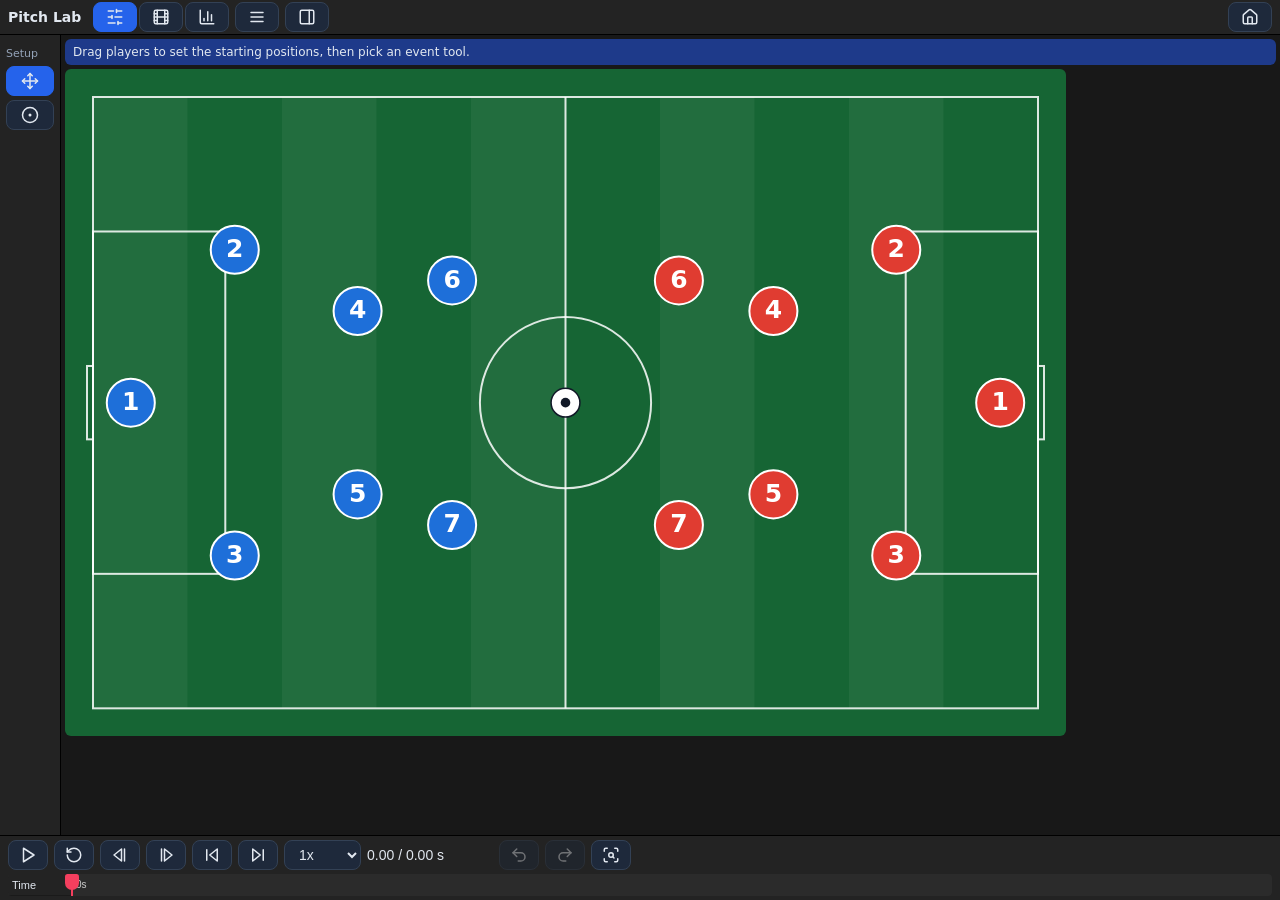
<file: pitch-lab/index.html>
<!doctype html>
<html lang="en">
<head>
<meta charset="utf-8">
<meta name="viewport" content="width=device-width,initial-scale=1">
<title>Pitch Lab</title>
<style>
*{box-sizing:border-box}
body{margin:0;height:100dvh;overflow:hidden;font-family:system-ui,"Segoe UI",Roboto,sans-serif;background:#1a1a1a;color:#e2e8f0}
button,select,input[type=checkbox],a.back,summary{min-height:44px}
button,a.back,summary{min-width:44px;display:inline-flex;align-items:center;justify-content:center;font:inherit;font-size:13px;background:#1e293b;color:#e2e8f0;border:1px solid #334155;border-radius:8px;padding:4px 10px;cursor:pointer;text-decoration:none;list-style:none}
summary::-webkit-details-marker{display:none}
button:hover,summary:hover{border-color:#64748b}
button.tool.on,button[aria-pressed=true]{background:#2563eb;border-color:#2563eb}
select{font:inherit;font-size:13px;background:#1e293b;color:#e2e8f0;border:1px solid #334155;border-radius:8px;padding:4px 8px}
label{font-size:13px;display:flex;align-items:center;gap:4px;min-height:44px}
input[type=checkbox]{min-width:24px}
:focus-visible{outline:3px solid #fbbf24;outline-offset:2px}
.wrap{height:100dvh;display:grid;gap:1px;background:#000;grid-template-columns:var(--tools-w) minmax(0,1fr);grid-template-rows:auto minmax(0,1fr) auto;grid-template-areas:"head head" "tools view" "time time"}
header{grid-area:head;display:flex;align-items:center;gap:6px;padding:2px 8px;background:#232323;min-width:0}
h1{font-size:14px;margin:0 6px 0 0;white-space:nowrap}
.tb-phases{display:flex;gap:2px;order:1}
.tb-phases .tb-group{display:none}
.tb-menu-wrap{order:2}
.tb-menu{position:fixed;top:52px;left:8px;z-index:20;display:flex;flex-wrap:wrap;gap:6px;align-items:center;width:min(560px,calc(100vw - 16px));padding:8px;background:#232323;border:1px solid #000;box-shadow:0 8px 24px #000a}
#btn-props{order:3}
a.back{order:9;margin-left:auto}
.tb-group{font-size:11px;color:#94a3b8;margin:6px 0 2px}
#toolbar{display:contents}
.tb-tools{grid-area:tools;display:flex;flex-direction:column;gap:4px;padding:6px;background:#232323;overflow:auto}
.tb-wrap{display:contents}.tb-wrap[hidden]{display:none}
.tb-tools button{width:100%}
*{scrollbar-width:none}*::-webkit-scrollbar{display:none}
:root{--tools-w:60px}.lbl{display:none}.ic{flex:none}
@media (pointer:coarse){:root{--tools-w:112px}.lbl{display:inline;margin-left:6px}}
#viewer{display:block;grid-area:view;overflow:auto;padding:4px;background:#181818;min-width:0}
#viewer canvas{display:block;margin-top:4px;touch-action:none;border-radius:6px;width:min(100%,calc((100dvh - 175px) * 1.4))}
#status{padding:2px 8px;border-radius:6px;background:#1e3a8a;font-size:12px;min-height:26px;display:flex;align-items:center}
#timeline{grid-area:time;background:#232323;padding:4px 8px}
#timeline .tl-panel{display:grid;grid-template-columns:max-content minmax(0,1fr);gap:4px 8px;align-items:center}
#timeline .tl-panel>:nth-child(1){overflow-x:auto;flex-wrap:nowrap;max-width:60vw}
#timeline .tl-panel>:nth-child(1){scrollbar-width:none}
#timeline .tl-panel>:nth-child(1)>*{flex:none}
#timeline .tl-panel>:nth-child(2){grid-column:1/-1}
#props{position:fixed;top:52px;right:0;bottom:0;z-index:10;width:min(340px,75vw);padding:8px;background:#232323;overflow:auto;font-size:13px;box-shadow:-8px 0 24px #000a;transform:translateX(100%);visibility:hidden}
body.props-open #props{transform:none;visibility:visible}
#props>div:not(:empty){padding:6px 2px;border-bottom:1px solid #000}
#rotate{display:none}
#btn-tl{display:none}
@media (orientation:landscape) and (min-aspect-ratio:8/5){
.wrap{grid-template-columns:var(--tools-w) minmax(0,1fr) clamp(240px,30vw,340px);grid-template-areas:"head head head" "tools view props" "time time time"}
#props{position:static;grid-area:props;width:auto;transform:none;visibility:visible;box-shadow:none}
#btn-props{display:none}
}
@media (orientation:landscape) and (max-height:480px){
.wrap{grid-template-columns:var(--tools-w) minmax(0,1fr);grid-template-areas:"head head" "tools view" "time time"}
#props{position:fixed;grid-area:auto;width:min(340px,75vw);transform:translateX(100%);visibility:hidden;box-shadow:-8px 0 24px #000a}
body.props-open #props{transform:none;visibility:visible}
#btn-props{display:inline-flex}
button,select,input[type=checkbox],a.back,summary,label{min-height:32px}
header{padding:0 8px}
#props,.tb-menu{top:34px}
#timeline{padding:2px 8px}
#timeline .tl-panel button,#timeline .tl-panel select{min-height:32px}
#timeline .tl-panel{gap:2px 8px}
#viewer{padding:2px}
#viewer canvas{margin-top:2px;width:min(100%,calc((100dvh - 40px) * 1.5))}
/* timeline overlays the pitch bottom, status floats as a toast: pitch gets the full height (#44) */
#timeline{grid-area:view;align-self:end;z-index:5;background:#232323d9;max-height:50dvh;overflow:auto}
#timeline .tl-track{display:none}
body.tl-open #timeline .tl-track{display:block}
#status{position:fixed;top:36px;left:116px;z-index:4;max-width:50vw;min-height:0;font-size:11px;background:#1e3a8ae6;pointer-events:none}
#status:empty{display:none}
#btn-tl{display:inline-flex;order:3}
}
@media (pointer:fine){
button,select,input[type=checkbox],a.back,summary,label{min-height:30px}
#timeline .tl-panel button,#timeline .tl-panel select{min-height:30px;min-width:30px}
#props .ee-panel :is(button,select,input),#props .ap-panel :is(button,input){min-height:30px;min-width:30px}
#props,.tb-menu{top:40px}
}
@media (pointer:fine) and (min-height:481px){
#viewer canvas{width:min(100%,calc((100dvh - 185px) * 1.4))}
}
/* portrait phones: pitch first, tools as a bottom bar, timeline last (#14) */
@media (orientation:portrait) and (max-width:700px){
.wrap{grid-template-columns:minmax(0,1fr);grid-template-rows:auto minmax(0,1fr) auto auto;grid-template-areas:"head" "view" "tools" "time"}
header{flex-wrap:wrap}
#viewer canvas{width:100%}
.tb-tools{flex-direction:row;overflow-x:auto;overflow-y:hidden}
.tb-wrap{display:flex;gap:4px;flex:none;align-items:center}.tb-wrap[hidden]{display:none}
.tb-tools button{width:auto;flex:none}
}
</style>
</head>
<body>
<div class="wrap">
  <header>
    <h1>Pitch Lab</h1>
    <button id="btn-props" type="button" aria-controls="props" aria-expanded="false">Panels</button>
    <a class="back" href="../">← Home</a>
  </header>
  <div id="toolbar" role="toolbar" aria-label="Tools"></div>
  <main id="viewer">
    <div id="status" role="status" aria-live="polite"></div>
    <canvas id="pitch" role="img" aria-label="Football pitch with players and ball. Use the status line and panels for the current state."></canvas>
  </main>
  <div id="timeline"></div>
  <aside id="props" aria-label="Properties">
    <div id="flow"></div>
    <div id="setup"></div>
    <div id="editor"></div>
    <div id="annotations"></div>
    <div id="analysis"></div>
  </aside>
</div>
<div id="rotate" role="alert">Rotate your phone to landscape to use the simulator.</div>
<script type="module" src="./ui/app.js"></script>
<script type="module" src="./ui/layout.js"></script>
</body>
</html>
</file>
